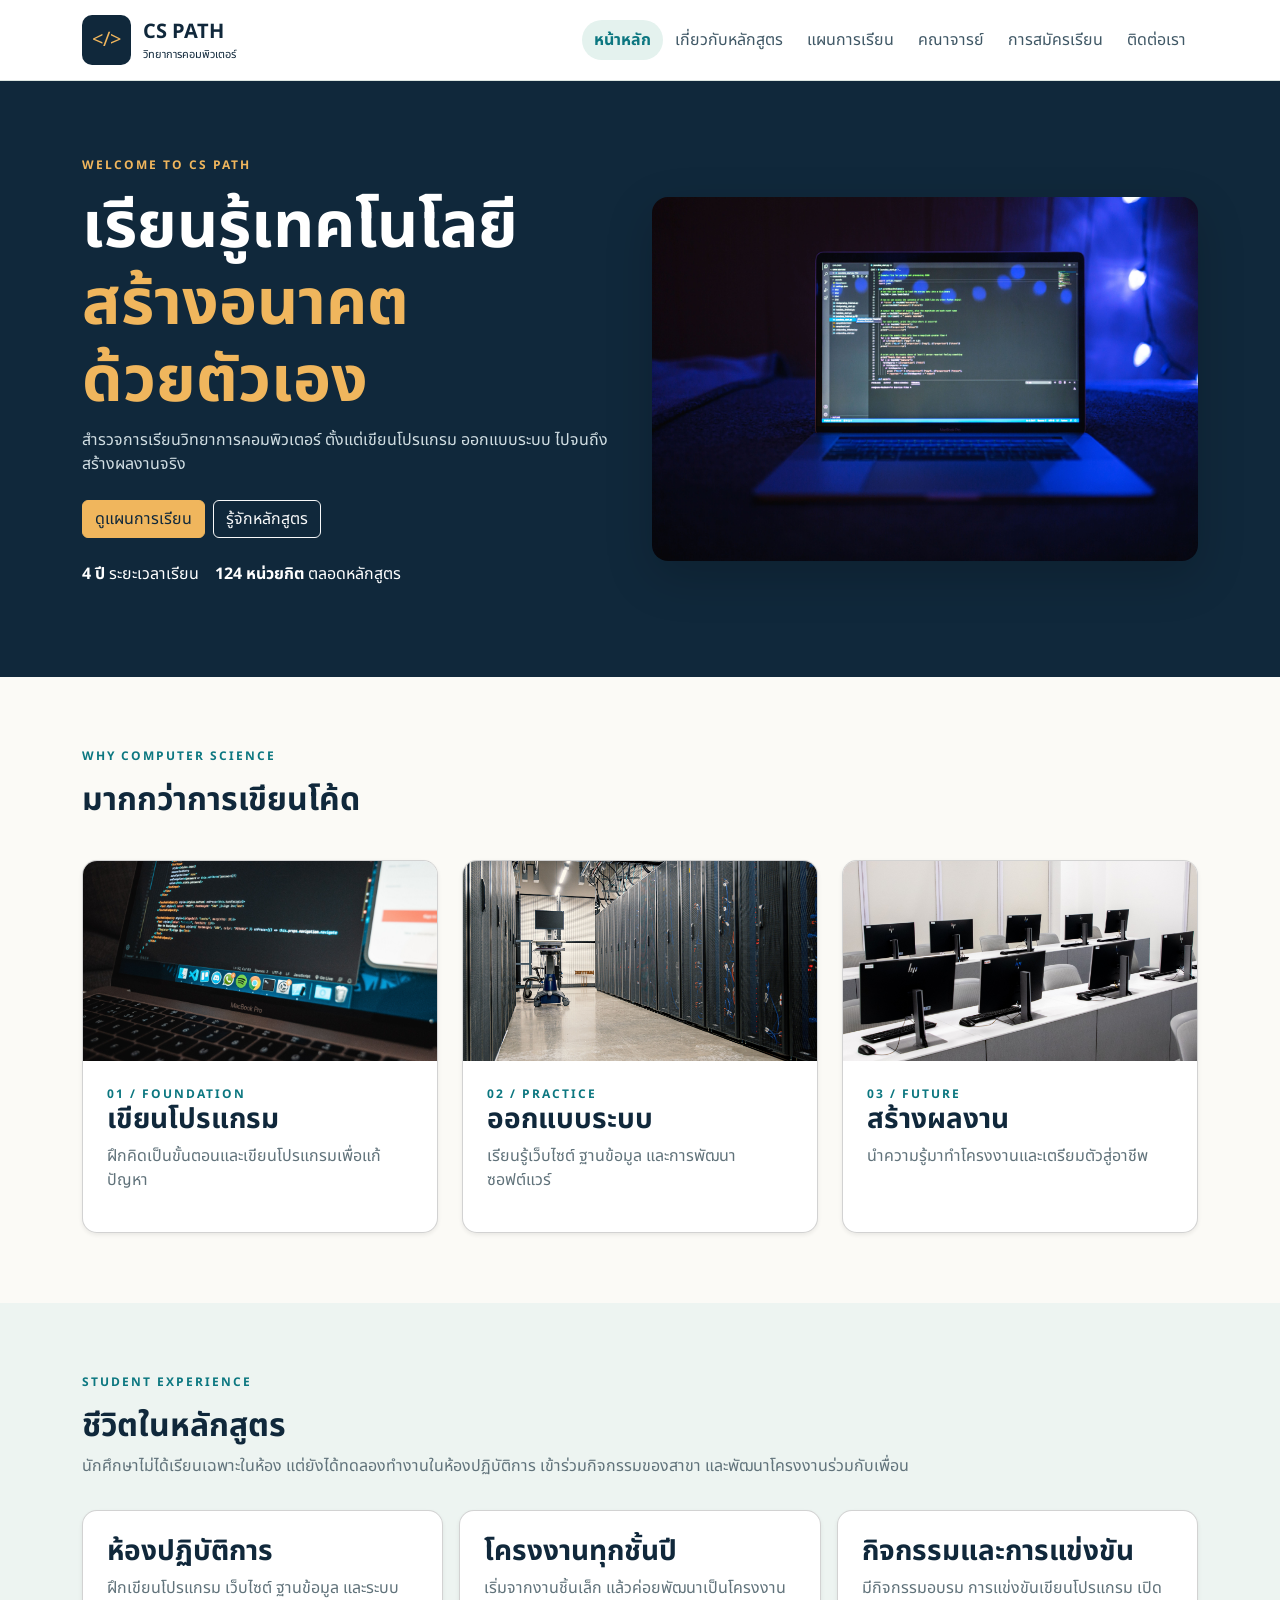
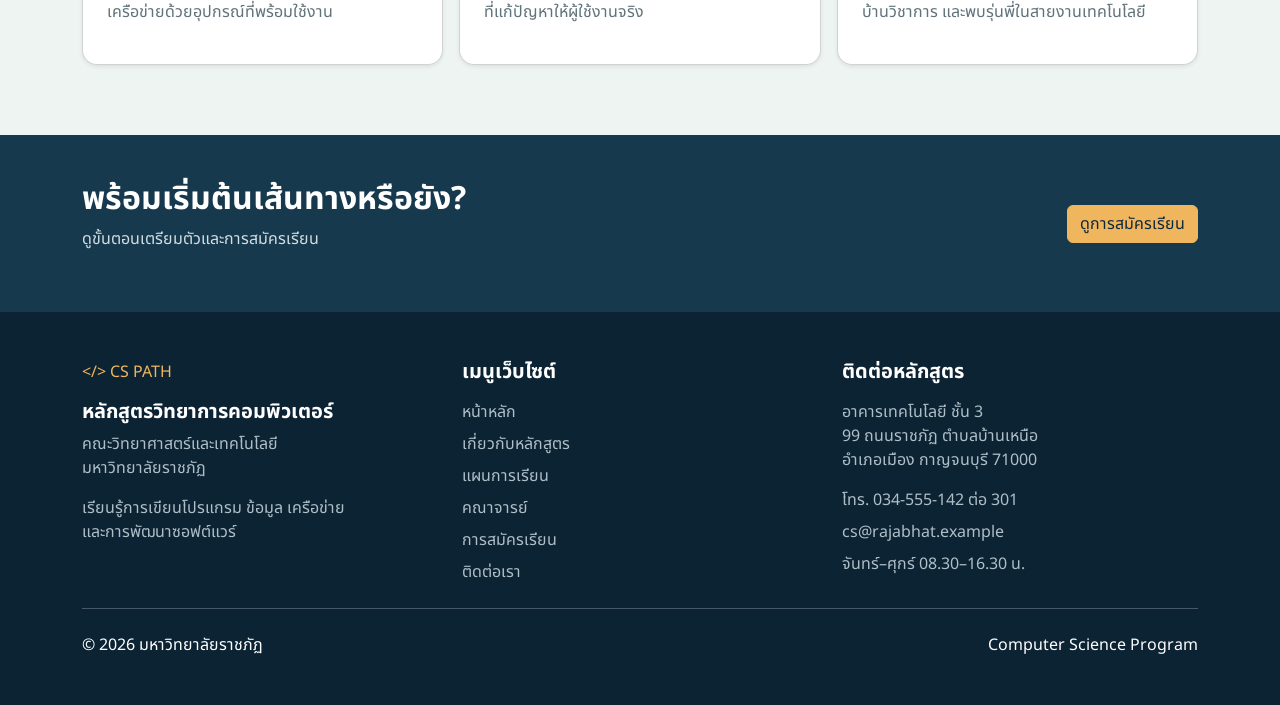
<file: index.html>
<!doctype html>
<html lang="th">
<head>
  <meta charset="utf-8">
  <meta name="viewport" content="width=device-width, initial-scale=1">
  <title>หน้าหลัก | CS PATH</title>
  <link rel="icon" href="image/favicon.png">
  <link href="https://cdn.jsdelivr.net/npm/bootstrap@5.3.8/dist/css/bootstrap.min.css"
        rel="stylesheet">
  <link rel="stylesheet" href="assets/style.css">
</head>
<body>
<header class="header sticky-top">
  <nav class="navbar navbar-expand-lg bg-white">
    <div class="container">
      <a class="navbar-brand" href="index.html">
      <span class="logo">&lt;/&gt;</span>
      <span><strong class="d-block">CS PATH</strong><small class="d-block">วิทยาการคอมพิวเตอร์</small></span>
      </a>
      <button class="navbar-toggler" type="button" data-bs-toggle="collapse" data-bs-target="#menu" aria-controls="menu" aria-expanded="false" aria-label="เปิดเมนู">
        <span class="navbar-toggler-icon"></span>
      </button>
      <div class="collapse navbar-collapse" id="menu">
        <div class="navbar-nav ms-auto align-items-center">
            <a class="nav-link active" href="index.html" aria-current="page">หน้าหลัก</a>
            <a class="nav-link" href="about.html">เกี่ยวกับหลักสูตร</a>
            <a class="nav-link" href="curriculum.html">แผนการเรียน</a>
            <a class="nav-link" href="lecturers.html">คณาจารย์</a>
            <a class="nav-link" href="admission.html">การสมัครเรียน</a>
            <a class="nav-link" href="contact.html">ติดต่อเรา</a>
        </div>
      </div>
    </div>
  </nav>
</header>

<main>
<section class="hero dark">
    <div class="container">
        <div class="row align-items-center g-4">
            <div class="col-lg-6">
                <p class="small-title">WELCOME TO CS PATH</p>
                <h1 class="text-white">เรียนรู้เทคโนโลยี<span>สร้างอนาคต</span><span>ด้วยตัวเอง</span></h1>
                <p>สำรวจการเรียนวิทยาการคอมพิวเตอร์ ตั้งแต่เขียนโปรแกรม ออกแบบระบบ ไปจนถึงสร้างผลงานจริง</p>
                <div class="d-flex gap-2 mt-4">
                    <a class="btn btn-main" href="curriculum.html">ดูแผนการเรียน</a>
                    <a class="btn btn-outline-light" href="about.html">รู้จักหลักสูตร</a>
                </div>
                <p class="d-flex flex-wrap gap-3 mt-4 text-white"><span><b>4 ปี</b> ระยะเวลาเรียน</span><span><b>124 หน่วยกิต</b> ตลอดหลักสูตร</span></p>
            </div>
            <div class="col-lg-6">
                <img class="w-100 h-auto rounded-4 shadow-lg" src="image/code.jpg" width="5760" height="3840" alt="โน้ตบุ๊กแสดงโค้ดโปรแกรมในบรรยากาศแสงสีน้ำเงิน">
            </div>
        </div>
    </div>
</section>

<section class="section">
  <div class="container">
    <p class="small-title">WHY COMPUTER SCIENCE</p>
    <h2>มากกว่าการเขียนโค้ด</h2>
    <div class="row g-4 mt-3">
      <div class="col-md-4">
        <article class="card shadow-sm overflow-hidden h-100">
          <img class="card-img-top" src="image/laptop.jpg" alt="หน้าจอโน้ตบุ๊กแสดงโค้ดสำหรับพัฒนาโปรแกรม" loading="lazy">
          <div class="card-body p-4">
          <span class="small-title d-block">01 / FOUNDATION</span>
          <h3>เขียนโปรแกรม</h3>
          <p>ฝึกคิดเป็นขั้นตอนและเขียนโปรแกรมเพื่อแก้ปัญหา</p>
          </div>
        </article>
      </div>
      <div class="col-md-4">
        <article class="card shadow-sm overflow-hidden h-100">
          <img class="card-img-top" src="image/server.jpg" alt="ตู้เซิร์ฟเวอร์และอุปกรณ์ภายในศูนย์ข้อมูล" loading="lazy">
          <div class="card-body p-4">
          <span class="small-title d-block">02 / PRACTICE</span>
          <h3>ออกแบบระบบ</h3>
          <p>เรียนรู้เว็บไซต์ ฐานข้อมูล และการพัฒนาซอฟต์แวร์</p>
          </div>
        </article>
      </div>
      <div class="col-md-4">
        <article class="card shadow-sm overflow-hidden h-100">
          <img class="card-img-top" src="image/lab.jpg" alt="ห้องปฏิบัติการที่มีคอมพิวเตอร์เรียงเป็นแถว" loading="lazy">
          <div class="card-body p-4">
          <span class="small-title d-block">03 / FUTURE</span>
          <h3>สร้างผลงาน</h3>
          <p>นำความรู้มาทำโครงงานและเตรียมตัวสู่อาชีพ</p>
          </div>
        </article>
      </div>
    </div>
  </div>
</section>

<section class="section light-bg">
  <div class="container">
    <p class="small-title">STUDENT EXPERIENCE</p>
    <h2>ชีวิตในหลักสูตร</h2>
    <p>นักศึกษาไม่ได้เรียนเฉพาะในห้อง แต่ยังได้ทดลองทำงานในห้องปฏิบัติการ
      เข้าร่วมกิจกรรมของสาขา และพัฒนาโครงงานร่วมกับเพื่อน</p>

    <div class="row g-3 mt-2">
      <article class="col-md-4">
        <div class="card p-4 shadow-sm">
          <h3>ห้องปฏิบัติการ</h3>
          <p>ฝึกเขียนโปรแกรม เว็บไซต์ ฐานข้อมูล และระบบเครือข่ายด้วยอุปกรณ์ที่พร้อมใช้งาน</p>
        </div>
      </article>
      <article class="col-md-4">
        <div class="card p-4 shadow-sm">
          <h3>โครงงานทุกชั้นปี</h3>
          <p>เริ่มจากงานชิ้นเล็ก แล้วค่อยพัฒนาเป็นโครงงานที่แก้ปัญหาให้ผู้ใช้งานจริง</p>
        </div>
      </article>
      <article class="col-md-4">
        <div class="card p-4 shadow-sm">
          <h3>กิจกรรมและการแข่งขัน</h3>
          <p>มีกิจกรรมอบรม การแข่งขันเขียนโปรแกรม เปิดบ้านวิชาการ และพบรุ่นพี่ในสายงานเทคโนโลยี</p>
        </div>
      </article>
    </div>
  </div>
</section>

<section class="apply-banner dark">
  <div class="container d-md-flex justify-content-between align-items-center">
    <div><h2 class="text-white">พร้อมเริ่มต้นเส้นทางหรือยัง?</h2><p>ดูขั้นตอนเตรียมตัวและการสมัครเรียน</p></div>
    <a class="btn btn-main" href="admission.html">ดูการสมัครเรียน</a>
  </div>
</section>
</main>

<!-- Footer:  https://getbootstrap.com/docs/5.3/examples/footers/ -->
<footer class="footer dark py-5">
  <div class="container">
    <div class="row row-cols-1 row-cols-sm-2 row-cols-lg-3 g-4">
      <section class="col mb-3">
        <a class="footer-logo d-inline-flex align-items-center mb-3" href="index.html">&lt;/&gt; CS PATH</a>
        <h3 class="text-white fs-5">หลักสูตรวิทยาการคอมพิวเตอร์</h3>
        <p>คณะวิทยาศาสตร์และเทคโนโลยี<br>มหาวิทยาลัยราชภัฏ</p>
        <p class="mb-0">เรียนรู้การเขียนโปรแกรม ข้อมูล เครือข่าย<br>และการพัฒนาซอฟต์แวร์</p>
      </section>

      <nav class="col mb-3" aria-label="เมนูส่วนท้าย">
        <h3 class="text-white fs-5 mb-3">เมนูเว็บไซต์</h3>
        <ul class="nav flex-column">
          <li class="nav-item mb-2"><a class="nav-link p-0" href="index.html">หน้าหลัก</a></li>
          <li class="nav-item mb-2"><a class="nav-link p-0" href="about.html">เกี่ยวกับหลักสูตร</a></li>
          <li class="nav-item mb-2"><a class="nav-link p-0" href="curriculum.html">แผนการเรียน</a></li>
          <li class="nav-item mb-2"><a class="nav-link p-0" href="lecturers.html">คณาจารย์</a></li>
          <li class="nav-item mb-2"><a class="nav-link p-0" href="admission.html">การสมัครเรียน</a></li>
          <li class="nav-item mb-2"><a class="nav-link p-0" href="contact.html">ติดต่อเรา</a></li>
        </ul>
      </nav>

      <section class="col mb-3">
        <h3 class="text-white fs-5 mb-3">ติดต่อหลักสูตร</h3>
        <p>อาคารเทคโนโลยี ชั้น 3<br>99 ถนนราชภัฏ ตำบลบ้านเหนือ<br>อำเภอเมือง กาญจนบุรี 71000</p>
        <a class="d-block mb-2" href="tel:034555142">โทร. 034-555-142 ต่อ 301</a>
        <a class="d-block mb-2" href="mailto:cs@rajabhat.example">cs@rajabhat.example</a>
        <p class="mt-2 mb-0">จันทร์–ศุกร์ 08.30–16.30 น.</p>
      </section>
    </div>

    <div class="d-flex flex-column flex-sm-row justify-content-between gap-2 pt-4 border-top border-light border-opacity-25">
      <span>© 2026 มหาวิทยาลัยราชภัฏ</span>
      <span>Computer Science Program</span>
    </div>
  </div>
</footer>

<script src="https://cdn.jsdelivr.net/npm/bootstrap@5.3.8/dist/js/bootstrap.bundle.min.js"></script>
<script src="assets/app.js"></script>
</body>
</html>
</file>
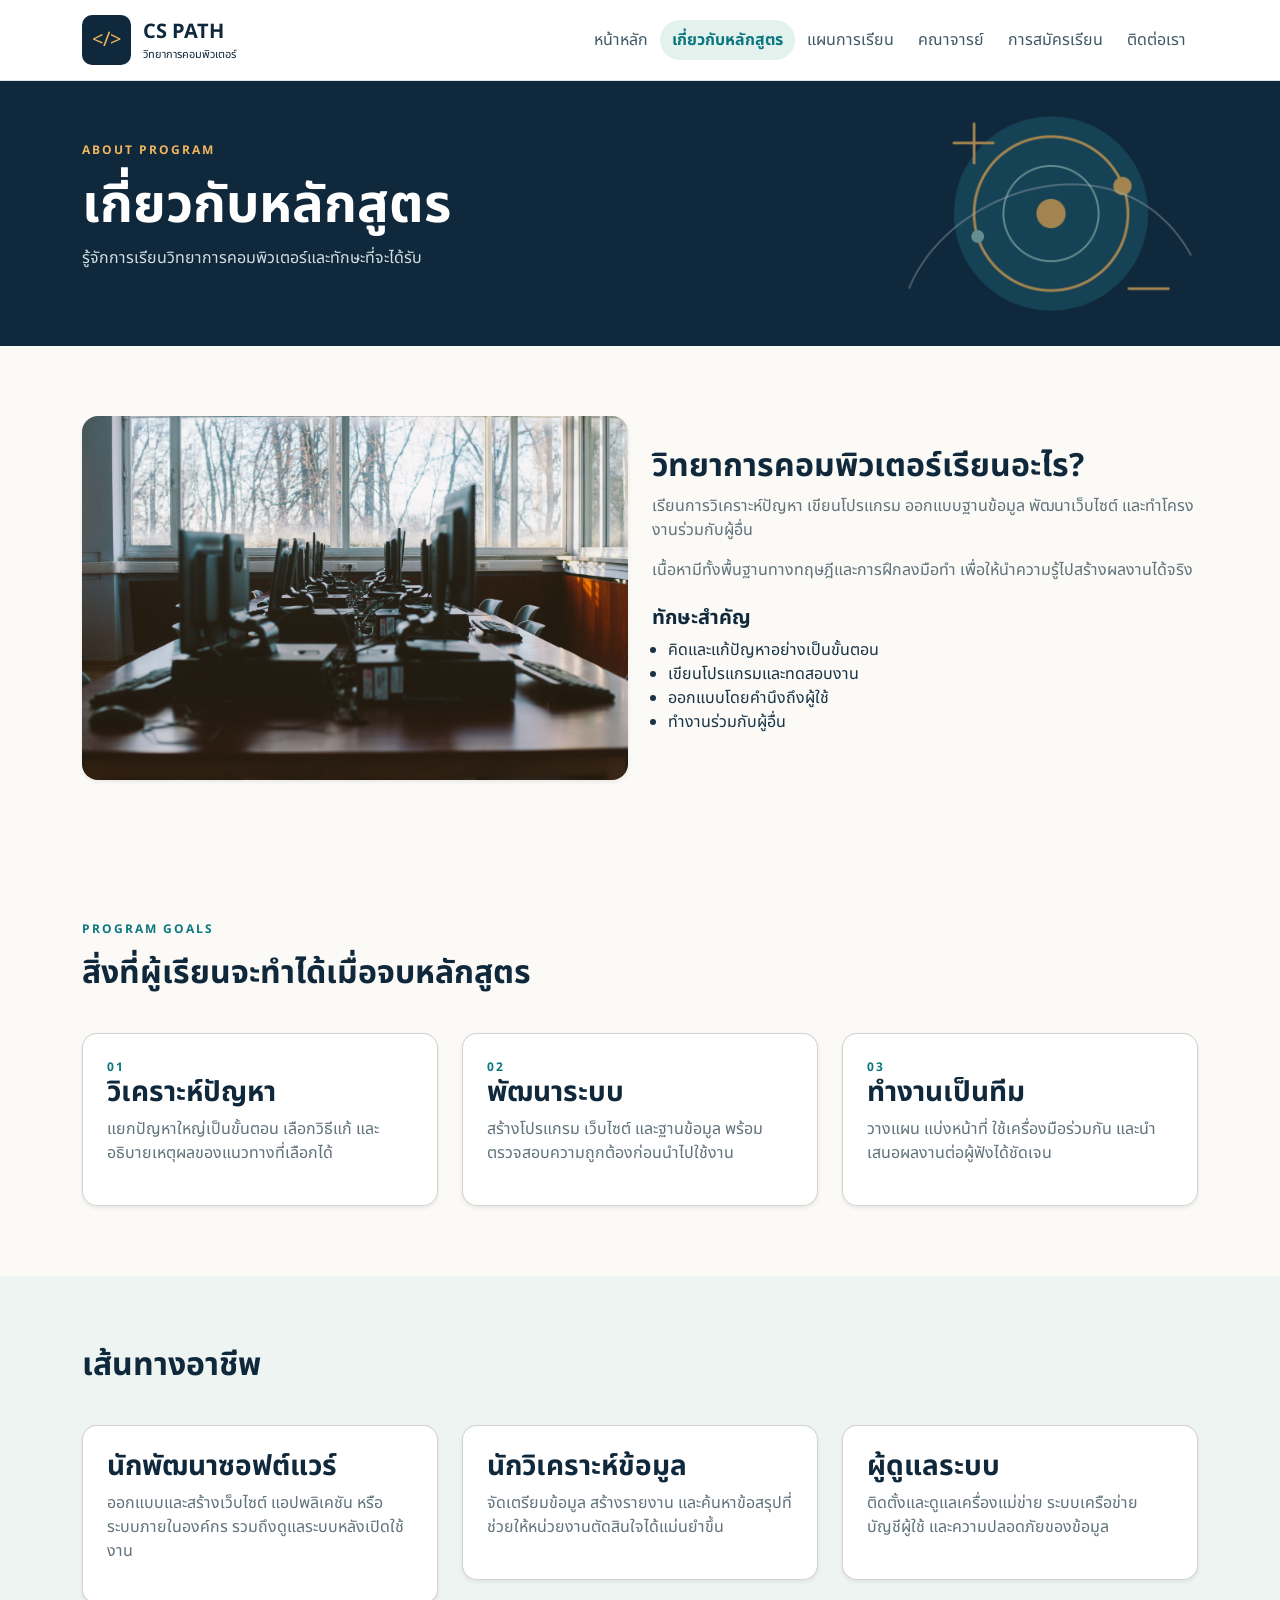
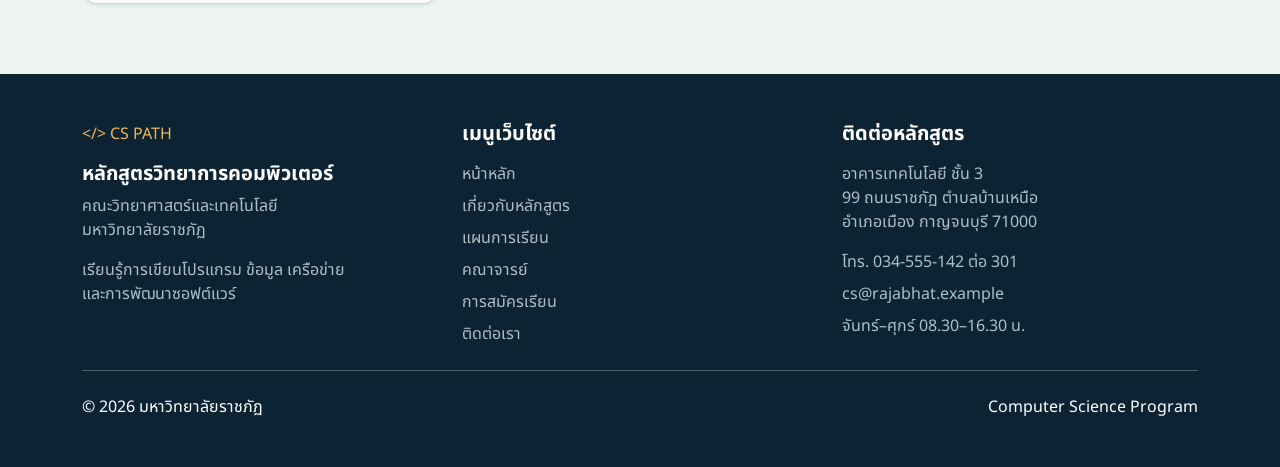
<file: about.html>
<!doctype html>
<html lang="th">
<head>
    <meta charset="utf-8">
    <meta name="viewport" content="width=device-width, initial-scale=1">
    <title>เกี่ยวกับหลักสูตร | CS PATH</title>
    <link rel="icon" href="image/favicon.png">
    <link href="https://cdn.jsdelivr.net/npm/bootstrap@5.3.8/dist/css/bootstrap.min.css"
        rel="stylesheet">
    <link rel="stylesheet" href="assets/style.css">
</head>
<body>
<header class="header sticky-top">
    <nav class="navbar navbar-expand-lg bg-white">
      <div class="container">
        <a class="navbar-brand" href="index.html">
        <span class="logo">&lt;/&gt;</span>
        <span><strong class="d-block">CS PATH</strong><small class="d-block">วิทยาการคอมพิวเตอร์</small></span>
        </a>
        <button class="navbar-toggler" type="button" data-bs-toggle="collapse" data-bs-target="#menu" aria-controls="menu" aria-expanded="false" aria-label="เปิดเมนู">
          <span class="navbar-toggler-icon"></span>
        </button>
        <div class="collapse navbar-collapse" id="menu">
          <div class="navbar-nav ms-auto align-items-center">
              <a class="nav-link" href="index.html">หน้าหลัก</a>
              <a class="nav-link active" href="about.html" aria-current="page">เกี่ยวกับหลักสูตร</a>
              <a class="nav-link" href="curriculum.html">แผนการเรียน</a>
              <a class="nav-link" href="lecturers.html">คณาจารย์</a>
              <a class="nav-link" href="admission.html">การสมัครเรียน</a>
              <a class="nav-link" href="contact.html">ติดต่อเรา</a>
          </div>
        </div>
      </div>
    </nav>
</header>

<main>
<section class="page-header dark">
  <div class="container position-relative z-1">
    <p class="small-title">ABOUT PROGRAM</p>
    <h1 class="text-white">เกี่ยวกับหลักสูตร</h1>
    <p>รู้จักการเรียนวิทยาการคอมพิวเตอร์และทักษะที่จะได้รับ</p>
  </div>
  <img class="header-image" src="image/section-orbit.png" alt="">
</section>

<section class="section">
    <div class="container">
        <div class="row align-items-center g-4">
            <div class="col-lg-6">
                <img class="w-100 h-auto rounded-4 shadow-sm" src="image/classroom.jpg" width="5493" height="3662" alt="ห้องคอมพิวเตอร์ที่มีแสงธรรมชาติจากหน้าต่าง" loading="lazy">
            </div>
            <article class="col-lg-6">
                <h2>วิทยาการคอมพิวเตอร์เรียนอะไร?</h2>
                <p>เรียนการวิเคราะห์ปัญหา เขียนโปรแกรม ออกแบบฐานข้อมูล พัฒนาเว็บไซต์ และทำโครงงานร่วมกับผู้อื่น</p>
                <p>เนื้อหามีทั้งพื้นฐานทางทฤษฎีและการฝึกลงมือทำ เพื่อให้นำความรู้ไปสร้างผลงานได้จริง</p>
                    <h3 class="fs-5 mt-4">ทักษะสำคัญ</h3>
                    <ul class="ps-3">
                        <li>คิดและแก้ปัญหาอย่างเป็นขั้นตอน</li>
                        <li>เขียนโปรแกรมและทดสอบงาน</li>
                        <li>ออกแบบโดยคำนึงถึงผู้ใช้</li>
                        <li>ทำงานร่วมกับผู้อื่น</li>
                    </ul>
            </article>
        </div>
    </div>
</section>

<section class="section">
 <div class="container">
  <p class="small-title">PROGRAM GOALS</p>
  <h2>สิ่งที่ผู้เรียนจะทำได้เมื่อจบหลักสูตร</h2>
  <div class="row g-4 mt-3">
   <article class="col-md-4">
    <div class="card p-4 shadow-sm">
     <span class="small-title d-block">01</span>
     <h3>วิเคราะห์ปัญหา</h3>
     <p>แยกปัญหาใหญ่เป็นขั้นตอน เลือกวิธีแก้ และอธิบายเหตุผลของแนวทางที่เลือกได้</p>
    </div>
   </article>
   <article class="col-md-4">
    <div class="card p-4 shadow-sm">
     <span class="small-title d-block">02</span>
     <h3>พัฒนาระบบ</h3>
     <p>สร้างโปรแกรม เว็บไซต์ และฐานข้อมูล พร้อมตรวจสอบความถูกต้องก่อนนำไปใช้งาน</p>
    </div>
   </article>
   <article class="col-md-4">
    <div class="card p-4 shadow-sm">
     <span class="small-title d-block">03</span>
     <h3>ทำงานเป็นทีม</h3>
     <p>วางแผน แบ่งหน้าที่ ใช้เครื่องมือร่วมกัน และนำเสนอผลงานต่อผู้ฟังได้ชัดเจน</p>
    </div>
   </article>
  </div>
 </div>
</section>

<section class="section light-bg" id="career">
    <div class="container">
        <h2>เส้นทางอาชีพ</h2>
        <div class="row g-4 mt-3">
            <article class="col-md-4"><div class="card shadow-sm p-4">
                <h3>นักพัฒนาซอฟต์แวร์</h3>
                <p>ออกแบบและสร้างเว็บไซต์ แอปพลิเคชัน หรือระบบภายในองค์กร รวมถึงดูแลระบบหลังเปิดใช้งาน</p>
            </div></article>
            <article class="col-md-4"><div class="card shadow-sm p-4">
                <h3>นักวิเคราะห์ข้อมูล</h3>
                <p>จัดเตรียมข้อมูล สร้างรายงาน และค้นหาข้อสรุปที่ช่วยให้หน่วยงานตัดสินใจได้แม่นยำขึ้น</p>
            </div></article>
            <article class="col-md-4"><div class="card shadow-sm p-4">
                <h3>ผู้ดูแลระบบ</h3>
                <p>ติดตั้งและดูแลเครื่องแม่ข่าย ระบบเครือข่าย บัญชีผู้ใช้ และความปลอดภัยของข้อมูล</p>
            </div></article>
        </div>
    </div>
</section>
</main>

<!-- Footer: https://getbootstrap.com/docs/5.3/examples/footers/ -->
<footer class="footer dark py-5">
  <div class="container">
    <div class="row row-cols-1 row-cols-sm-2 row-cols-lg-3 g-4">
      <section class="col mb-3">
        <a class="footer-logo d-inline-flex align-items-center mb-3" href="index.html">&lt;/&gt; CS PATH</a>
        <h3 class="text-white fs-5">หลักสูตรวิทยาการคอมพิวเตอร์</h3>
        <p>คณะวิทยาศาสตร์และเทคโนโลยี<br>มหาวิทยาลัยราชภัฏ</p>
        <p class="mb-0">เรียนรู้การเขียนโปรแกรม ข้อมูล เครือข่าย<br>และการพัฒนาซอฟต์แวร์</p>
      </section>

      <nav class="col mb-3" aria-label="เมนูส่วนท้าย">
        <h3 class="text-white fs-5 mb-3">เมนูเว็บไซต์</h3>
        <ul class="nav flex-column">
          <li class="nav-item mb-2"><a class="nav-link p-0" href="index.html">หน้าหลัก</a></li>
          <li class="nav-item mb-2"><a class="nav-link p-0" href="about.html">เกี่ยวกับหลักสูตร</a></li>
          <li class="nav-item mb-2"><a class="nav-link p-0" href="curriculum.html">แผนการเรียน</a></li>
          <li class="nav-item mb-2"><a class="nav-link p-0" href="lecturers.html">คณาจารย์</a></li>
          <li class="nav-item mb-2"><a class="nav-link p-0" href="admission.html">การสมัครเรียน</a></li>
          <li class="nav-item mb-2"><a class="nav-link p-0" href="contact.html">ติดต่อเรา</a></li>
        </ul>
      </nav>

      <section class="col mb-3">
        <h3 class="text-white fs-5 mb-3">ติดต่อหลักสูตร</h3>
        <p>อาคารเทคโนโลยี ชั้น 3<br>99 ถนนราชภัฏ ตำบลบ้านเหนือ<br>อำเภอเมือง กาญจนบุรี 71000</p>
        <a class="d-block mb-2" href="tel:034555142">โทร. 034-555-142 ต่อ 301</a>
        <a class="d-block mb-2" href="mailto:cs@rajabhat.example">cs@rajabhat.example</a>
        <p class="mt-2 mb-0">จันทร์–ศุกร์ 08.30–16.30 น.</p>
      </section>
    </div>

    <div class="d-flex flex-column flex-sm-row justify-content-between gap-2 pt-4 border-top border-light border-opacity-25">
      <span>© 2026 มหาวิทยาลัยราชภัฏ</span>
      <span>Computer Science Program</span>
    </div>
  </div>
</footer>

<script src="https://cdn.jsdelivr.net/npm/bootstrap@5.3.8/dist/js/bootstrap.bundle.min.js"></script>
<script src="assets/app.js"></script>
</body>
</html>
</file>
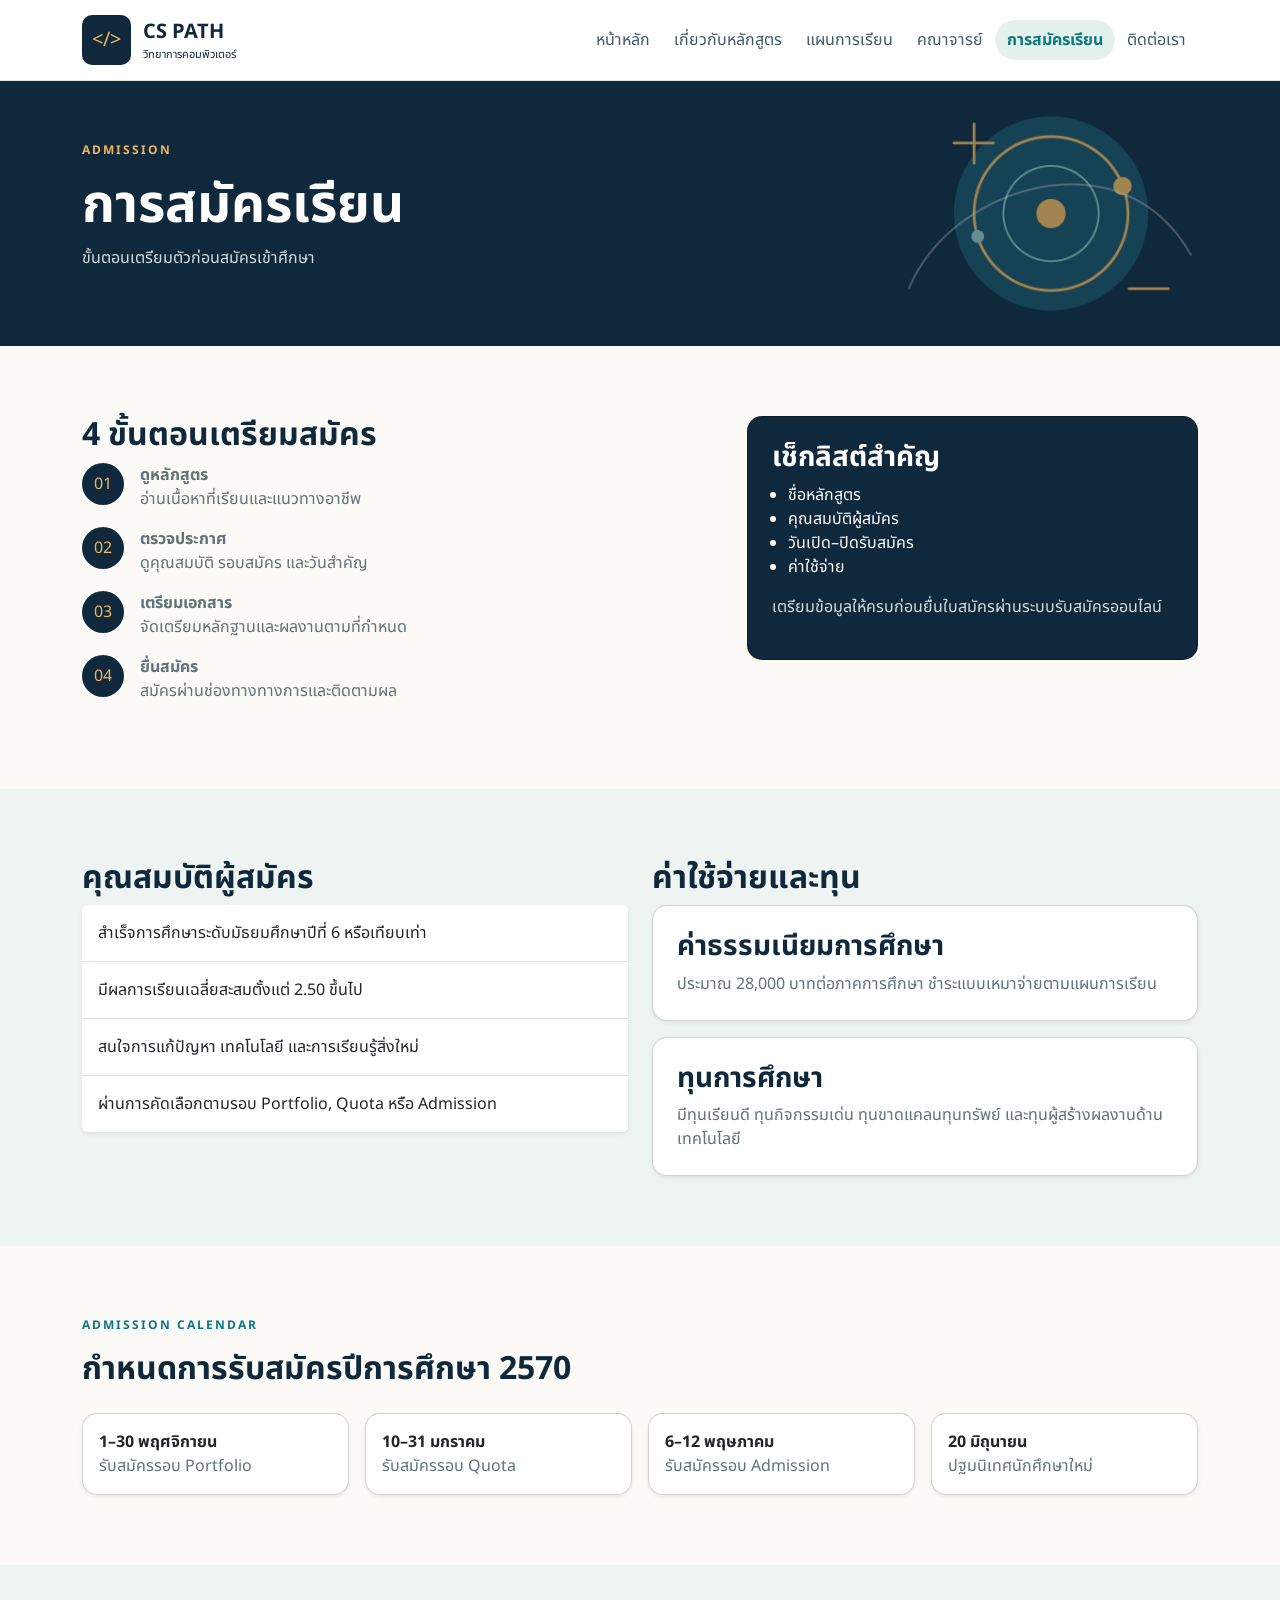
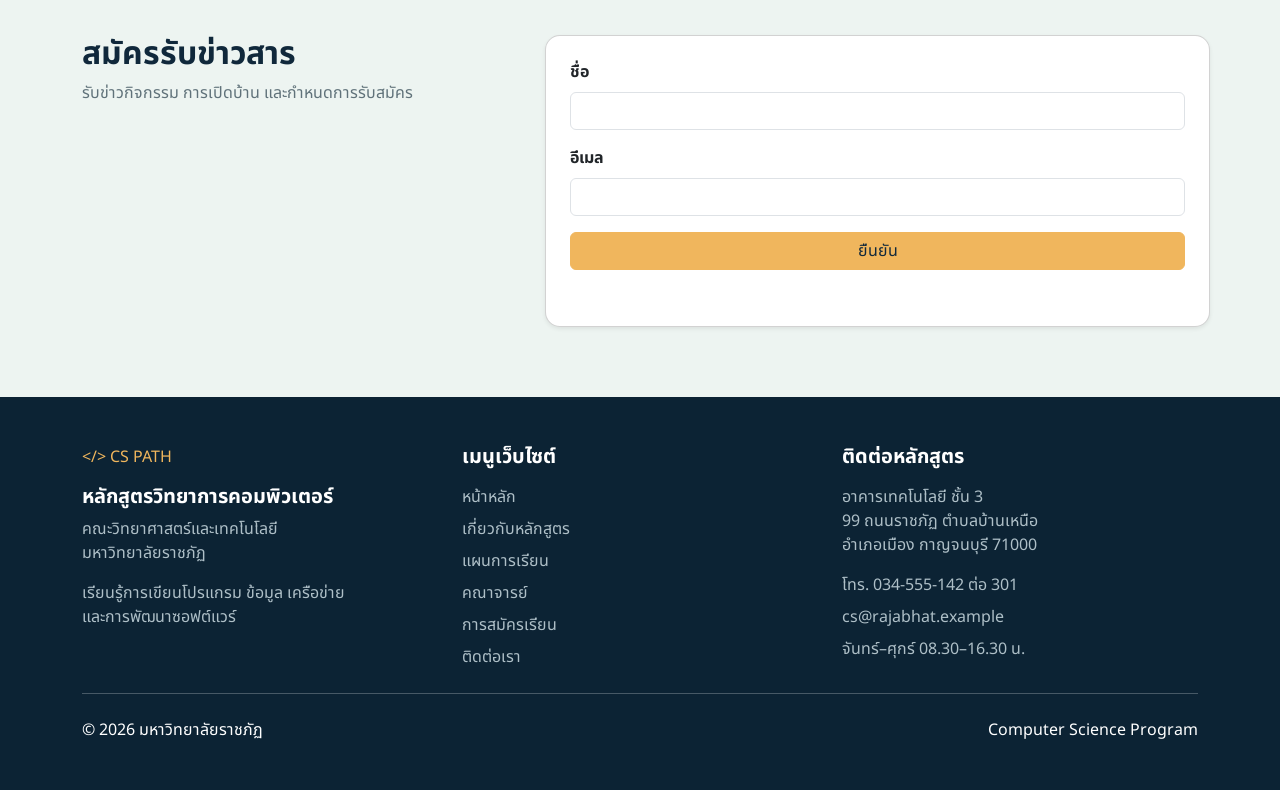
<file: admission.html>
<!doctype html>
<html lang="th">
<head>
  <meta charset="utf-8">
  <meta name="viewport" content="width=device-width, initial-scale=1">
  <title>การสมัครเรียน | CS PATH</title>
  <link rel="icon" href="image/favicon.png">
  <link href="https://cdn.jsdelivr.net/npm/bootstrap@5.3.8/dist/css/bootstrap.min.css"
        rel="stylesheet">
  <link rel="stylesheet" href="assets/style.css">
</head>
<body>
<header class="header sticky-top">
  <nav class="navbar navbar-expand-lg bg-white">
    <div class="container">
      <a class="navbar-brand" href="index.html">
      <span class="logo">&lt;/&gt;</span>
      <span><strong class="d-block">CS PATH</strong><small class="d-block">วิทยาการคอมพิวเตอร์</small></span>
      </a>
      <button class="navbar-toggler" type="button" data-bs-toggle="collapse" data-bs-target="#menu" aria-controls="menu" aria-expanded="false" aria-label="เปิดเมนู">
        <span class="navbar-toggler-icon"></span>
      </button>
      <div class="collapse navbar-collapse" id="menu">
        <div class="navbar-nav ms-auto align-items-center">
            <a class="nav-link" href="index.html">หน้าหลัก</a>
            <a class="nav-link" href="about.html">เกี่ยวกับหลักสูตร</a>
            <a class="nav-link" href="curriculum.html">แผนการเรียน</a>
            <a class="nav-link" href="lecturers.html">คณาจารย์</a>
            <a class="nav-link active" href="admission.html" aria-current="page">การสมัครเรียน</a>
            <a class="nav-link" href="contact.html">ติดต่อเรา</a>
        </div>
      </div>
    </div>
  </nav>
</header>

<main>
<section class="page-header dark">
    <div class="container position-relative z-1">
        <p class="small-title">ADMISSION</p>
        <h1 class="text-white">การสมัครเรียน</h1>
        <p>ขั้นตอนเตรียมตัวก่อนสมัครเข้าศึกษา</p>
    </div>
    <img class="header-image" src="image/section-orbit.png" alt="">
</section>

<section class="section">
  <div class="container">
    <div class="row g-4">
      <article class="col-lg-7">
        <h2>4 ขั้นตอนเตรียมสมัคร</h2>
        <section class="step d-flex gap-3 mb-3"><span>01</span><p class="mb-0"><strong>ดูหลักสูตร</strong><br>อ่านเนื้อหาที่เรียนและแนวทางอาชีพ</p></section>
        <section class="step d-flex gap-3 mb-3"><span>02</span><p class="mb-0"><strong>ตรวจประกาศ</strong><br>ดูคุณสมบัติ รอบสมัคร และวันสำคัญ</p></section>
        <section class="step d-flex gap-3 mb-3"><span>03</span><p class="mb-0"><strong>เตรียมเอกสาร</strong><br>จัดเตรียมหลักฐานและผลงานตามที่กำหนด</p></section>
        <section class="step d-flex gap-3 mb-3"><span>04</span><p class="mb-0"><strong>ยื่นสมัคร</strong><br>สมัครผ่านช่องทางทางการและติดตามผล</p></section>
      </article>
      <aside class="col-lg-5">
        <div class="card dark p-4">
          <h3 class="text-white">เช็กลิสต์สำคัญ</h3>
          <ul class="ps-3"><li>ชื่อหลักสูตร</li><li>คุณสมบัติผู้สมัคร</li><li>วันเปิด–ปิดรับสมัคร</li><li>ค่าใช้จ่าย</li></ul>
          <p>เตรียมข้อมูลให้ครบก่อนยื่นใบสมัครผ่านระบบรับสมัครออนไลน์</p>
        </div>
      </aside>
    </div>
  </div>
</section>

<section class="section light-bg">
  <div class="container">
    <div class="row g-4">
      <article class="col-lg-6">
        <h2>คุณสมบัติผู้สมัคร</h2>
        <ul class="list-group list-group-flush rounded shadow-sm">
          <li class="list-group-item p-3">สำเร็จการศึกษาระดับมัธยมศึกษาปีที่ 6 หรือเทียบเท่า</li>
          <li class="list-group-item p-3">มีผลการเรียนเฉลี่ยสะสมตั้งแต่ 2.50 ขึ้นไป</li>
          <li class="list-group-item p-3">สนใจการแก้ปัญหา เทคโนโลยี และการเรียนรู้สิ่งใหม่</li>
          <li class="list-group-item p-3">ผ่านการคัดเลือกตามรอบ Portfolio, Quota หรือ Admission</li>
        </ul>
      </article>

      <article class="col-lg-6">
        <h2>ค่าใช้จ่ายและทุน</h2>
        <div class="card p-4 shadow-sm mb-3">
          <h3>ค่าธรรมเนียมการศึกษา</h3>
          <p class="mb-0">ประมาณ 28,000 บาทต่อภาคการศึกษา ชำระแบบเหมาจ่ายตามแผนการเรียน</p>
        </div>
        <div class="card p-4 shadow-sm">
          <h3>ทุนการศึกษา</h3>
          <p class="mb-0">มีทุนเรียนดี ทุนกิจกรรมเด่น ทุนขาดแคลนทุนทรัพย์ และทุนผู้สร้างผลงานด้านเทคโนโลยี</p>
        </div>
      </article>
    </div>
  </div>
</section>

<section class="section">
 <div class="container">
  <p class="small-title">ADMISSION CALENDAR</p>
  <h2>กำหนดการรับสมัครปีการศึกษา 2570</h2>
  <div class="row g-3 mt-2">
   <article class="col-md-3"><div class="card p-3 shadow-sm"><strong>1–30 พฤศจิกายน</strong><p class="mb-0">รับสมัครรอบ Portfolio</p></div></article>
   <article class="col-md-3"><div class="card p-3 shadow-sm"><strong>10–31 มกราคม</strong><p class="mb-0">รับสมัครรอบ Quota</p></div></article>
   <article class="col-md-3"><div class="card p-3 shadow-sm"><strong>6–12 พฤษภาคม</strong><p class="mb-0">รับสมัครรอบ Admission</p></div></article>
   <article class="col-md-3"><div class="card p-3 shadow-sm"><strong>20 มิถุนายน</strong><p class="mb-0">ปฐมนิเทศนักศึกษาใหม่</p></div></article>
  </div>
 </div>
</section>

<section class="section light-bg">
    <div class="container">
        <div class="row g-4">
            <article class="col-lg-5"><h2>สมัครรับข่าวสาร</h2><p>รับข่าวกิจกรรม การเปิดบ้าน และกำหนดการรับสมัคร</p></article>
            <form class="col-lg-7 card shadow-sm p-4" id="newsletterForm" novalidate>
                <label class="form-label fw-bold" for="newsName">ชื่อ</label>
                <input class="form-control mb-3" id="newsName" name="name" required>
                <label class="form-label fw-bold" for="newsEmail">อีเมล</label>
                <input class="form-control mb-3" id="newsEmail" name="email" type="email" required>
                <button class="btn btn-main" type="submit">ยืนยัน</button>
                <p class="form-status mt-3" id="newsletterStatus" role="status"></p>
            </form>
        </div>
    </div>
</section>
</main>

<!-- Footer: https://getbootstrap.com/docs/5.3/examples/footers/ -->
<footer class="footer dark py-5">
  <div class="container">
    <div class="row row-cols-1 row-cols-sm-2 row-cols-lg-3 g-4">
      <section class="col mb-3">
        <a class="footer-logo d-inline-flex align-items-center mb-3" href="index.html">&lt;/&gt; CS PATH</a>
        <h3 class="text-white fs-5">หลักสูตรวิทยาการคอมพิวเตอร์</h3>
        <p>คณะวิทยาศาสตร์และเทคโนโลยี<br>มหาวิทยาลัยราชภัฏ</p>
        <p class="mb-0">เรียนรู้การเขียนโปรแกรม ข้อมูล เครือข่าย<br>และการพัฒนาซอฟต์แวร์</p>
      </section>

      <nav class="col mb-3" aria-label="เมนูส่วนท้าย">
        <h3 class="text-white fs-5 mb-3">เมนูเว็บไซต์</h3>
        <ul class="nav flex-column">
          <li class="nav-item mb-2"><a class="nav-link p-0" href="index.html">หน้าหลัก</a></li>
          <li class="nav-item mb-2"><a class="nav-link p-0" href="about.html">เกี่ยวกับหลักสูตร</a></li>
          <li class="nav-item mb-2"><a class="nav-link p-0" href="curriculum.html">แผนการเรียน</a></li>
          <li class="nav-item mb-2"><a class="nav-link p-0" href="lecturers.html">คณาจารย์</a></li>
          <li class="nav-item mb-2"><a class="nav-link p-0" href="admission.html">การสมัครเรียน</a></li>
          <li class="nav-item mb-2"><a class="nav-link p-0" href="contact.html">ติดต่อเรา</a></li>
        </ul>
      </nav>

      <section class="col mb-3">
        <h3 class="text-white fs-5 mb-3">ติดต่อหลักสูตร</h3>
        <p>อาคารเทคโนโลยี ชั้น 3<br>99 ถนนราชภัฏ ตำบลบ้านเหนือ<br>อำเภอเมือง กาญจนบุรี 71000</p>
        <a class="d-block mb-2" href="tel:034555142">โทร. 034-555-142 ต่อ 301</a>
        <a class="d-block mb-2" href="mailto:cs@rajabhat.example">cs@rajabhat.example</a>
        <p class="mt-2 mb-0">จันทร์–ศุกร์ 08.30–16.30 น.</p>
      </section>
    </div>

    <div class="d-flex flex-column flex-sm-row justify-content-between gap-2 pt-4 border-top border-light border-opacity-25">
      <span>© 2026 มหาวิทยาลัยราชภัฏ</span>
      <span>Computer Science Program</span>
    </div>
  </div>
</footer>

<script src="https://cdn.jsdelivr.net/npm/bootstrap@5.3.8/dist/js/bootstrap.bundle.min.js"></script>
<script src="assets/app.js"></script>
</body>
</html>
</file>
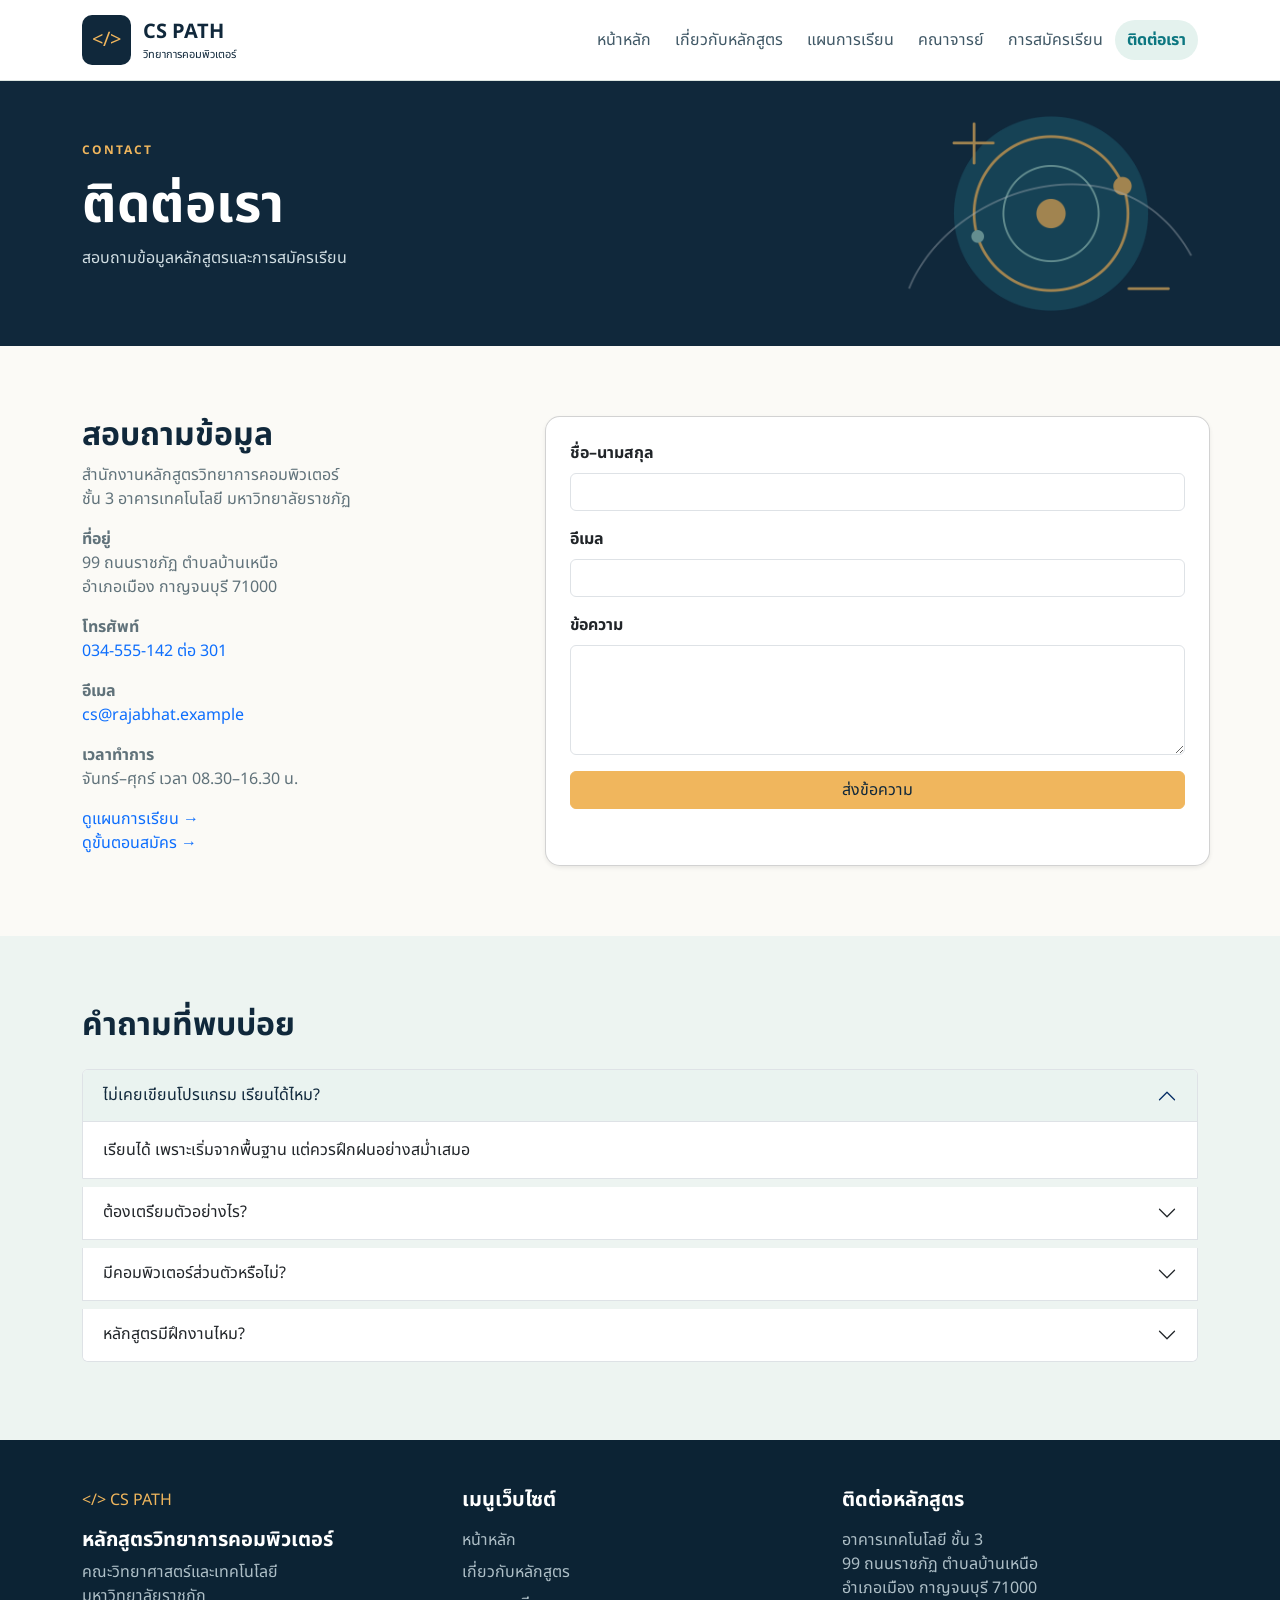
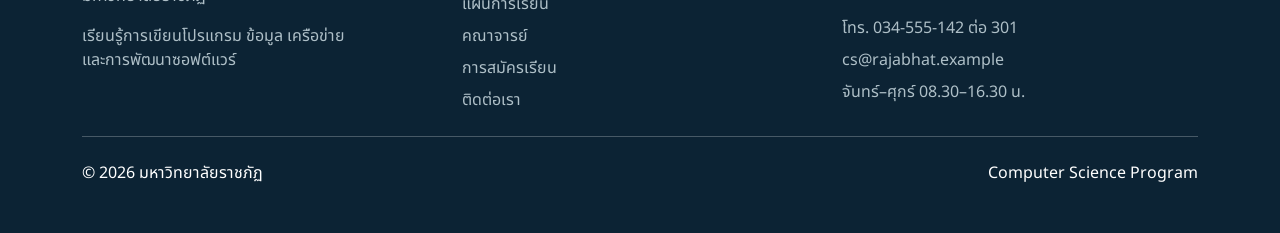
<file: contact.html>
<!doctype html>
<html lang="th">
<head>
    <meta charset="utf-8">
    <meta name="viewport" content="width=device-width, initial-scale=1">
    <title>ติดต่อเรา | CS PATH</title>
    <link rel="icon" href="image/favicon.png">
    <link href="https://cdn.jsdelivr.net/npm/bootstrap@5.3.8/dist/css/bootstrap.min.css"
        rel="stylesheet">
    <link rel="stylesheet" href="assets/style.css">
</head>
<body>
<header class="header sticky-top">
    <nav class="navbar navbar-expand-lg bg-white">
      <div class="container">
        <a class="navbar-brand" href="index.html">
        <span class="logo">&lt;/&gt;</span>
        <span><strong class="d-block">CS PATH</strong><small class="d-block">วิทยาการคอมพิวเตอร์</small></span>
        </a>
        <button class="navbar-toggler" type="button" data-bs-toggle="collapse" data-bs-target="#menu" aria-controls="menu" aria-expanded="false" aria-label="เปิดเมนู">
          <span class="navbar-toggler-icon"></span>
        </button>
        <div class="collapse navbar-collapse" id="menu">
          <div class="navbar-nav ms-auto align-items-center">
              <a class="nav-link" href="index.html">หน้าหลัก</a>
              <a class="nav-link" href="about.html">เกี่ยวกับหลักสูตร</a>
              <a class="nav-link" href="curriculum.html">แผนการเรียน</a>
              <a class="nav-link" href="lecturers.html">คณาจารย์</a>
              <a class="nav-link" href="admission.html">การสมัครเรียน</a>
              <a class="nav-link active" href="contact.html" aria-current="page">ติดต่อเรา</a>
          </div>
        </div>
      </div>
    </nav>
</header>

<main>
<section class="page-header dark">
  <div class="container position-relative z-1">
    <p class="small-title">CONTACT</p>
    <h1 class="text-white">ติดต่อเรา</h1>
    <p>สอบถามข้อมูลหลักสูตรและการสมัครเรียน</p>
  </div>
  <img class="header-image" src="image/section-orbit.png" alt="">
</section>

<section class="section">
    <div class="container">
        <div class="row g-4">
            <article class="col-lg-5">
                <h2>สอบถามข้อมูล</h2>
                <p>สำนักงานหลักสูตรวิทยาการคอมพิวเตอร์<br>
                  ชั้น 3 อาคารเทคโนโลยี มหาวิทยาลัยราชภัฏ</p>

                <p><strong>ที่อยู่</strong><br>99 ถนนราชภัฏ ตำบลบ้านเหนือ<br>อำเภอเมือง กาญจนบุรี 71000</p>
                <p><strong>โทรศัพท์</strong><br><a href="tel:034555142">034-555-142 ต่อ 301</a></p>
                <p><strong>อีเมล</strong><br><a href="mailto:cs@rajabhat.example">cs@rajabhat.example</a></p>
                <p><strong>เวลาทำการ</strong><br>จันทร์–ศุกร์ เวลา 08.30–16.30 น.</p>

                <a href="curriculum.html">ดูแผนการเรียน →</a><br>
                <a href="admission.html">ดูขั้นตอนสมัคร →</a>
            </article>
            <form class="col-lg-7 card shadow-sm p-4" id="contactForm" novalidate>
                <label class="form-label fw-bold" for="contactName">ชื่อ–นามสกุล</label>
                <input class="form-control mb-3" id="contactName" name="name" required>
                <label class="form-label fw-bold" for="contactEmail">อีเมล</label>
                <input class="form-control mb-3" id="contactEmail" name="email" type="email" required>
                <label class="form-label fw-bold" for="contactMessage">ข้อความ</label>
                <textarea class="form-control mb-3" id="contactMessage" name="message" rows="4" minlength="10" required></textarea>
                <div class="invalid-feedback mb-3">กรุณากรอกข้อความอย่างน้อย 10 ตัวอักษร</div>
                <button class="btn btn-main" type="submit">ส่งข้อความ</button>
                <p class="form-status mt-3" id="contactStatus" role="status"></p>
            </form>
        </div>
    </div>
</section>

<section class="section light-bg">
  <div class="container">
    <h2>คำถามที่พบบ่อย</h2>
    <!-- Accordion: https://getbootstrap.com/docs/5.3/components/accordion/#example -->
    <div class="accordion mt-4" id="faq">
      <article class="accordion-item mb-2">
        <h3 class="accordion-header">
          <button class="accordion-button" type="button" data-bs-toggle="collapse" data-bs-target="#faq1" aria-expanded="true" aria-controls="faq1">
            ไม่เคยเขียนโปรแกรม เรียนได้ไหม?
          </button>
        </h3>
        <div class="accordion-collapse collapse show" id="faq1" data-bs-parent="#faq"><div class="accordion-body">เรียนได้ เพราะเริ่มจากพื้นฐาน แต่ควรฝึกฝนอย่างสม่ำเสมอ</div></div>
      </article>
      <article class="accordion-item mb-2">
        <h3 class="accordion-header">
          <button class="accordion-button collapsed" type="button" data-bs-toggle="collapse" data-bs-target="#faq2" aria-expanded="false" aria-controls="faq2">
            ต้องเตรียมตัวอย่างไร?
          </button>
        </h3>
        <div class="accordion-collapse collapse" id="faq2" data-bs-parent="#faq"><div class="accordion-body">ทดลองเขียนโปรแกรมง่าย ๆ และติดตามประกาศรับสมัคร</div></div>
      </article>
      <article class="accordion-item mb-2">
        <h3 class="accordion-header">
          <button class="accordion-button collapsed" type="button" data-bs-toggle="collapse" data-bs-target="#faq3" aria-expanded="false" aria-controls="faq3">
            มีคอมพิวเตอร์ส่วนตัวหรือไม่?
          </button>
        </h3>
        <div class="accordion-collapse collapse" id="faq3" data-bs-parent="#faq"><div class="accordion-body">หลักสูตรมีห้องปฏิบัติการสำหรับเรียนและทำงาน นักศึกษาที่มีโน้ตบุ๊กส่วนตัวจะสะดวกเมื่อต้องทำโครงงานนอกเวลา</div></div>
      </article>
      <article class="accordion-item mb-2">
        <h3 class="accordion-header">
          <button class="accordion-button collapsed" type="button" data-bs-toggle="collapse" data-bs-target="#faq4" aria-expanded="false" aria-controls="faq4">
            หลักสูตรมีฝึกงานไหม?
          </button>
        </h3>
        <div class="accordion-collapse collapse" id="faq4" data-bs-parent="#faq"><div class="accordion-body">นักศึกษาสามารถเลือกฝึกงานภาคฤดูร้อนหรือเข้าร่วมสหกิจศึกษาในชั้นปีที่ 4 ได้</div></div>
      </article>
    </div>
  </div>
</section>
</main>

<!-- Footer: https://getbootstrap.com/docs/5.3/examples/footers/ -->
<footer class="footer dark py-5">
  <div class="container">
    <div class="row row-cols-1 row-cols-sm-2 row-cols-lg-3 g-4">
      <section class="col mb-3">
        <a class="footer-logo d-inline-flex align-items-center mb-3" href="index.html">&lt;/&gt; CS PATH</a>
        <h3 class="text-white fs-5">หลักสูตรวิทยาการคอมพิวเตอร์</h3>
        <p>คณะวิทยาศาสตร์และเทคโนโลยี<br>มหาวิทยาลัยราชภัฏ</p>
        <p class="mb-0">เรียนรู้การเขียนโปรแกรม ข้อมูล เครือข่าย<br>และการพัฒนาซอฟต์แวร์</p>
      </section>

      <nav class="col mb-3" aria-label="เมนูส่วนท้าย">
        <h3 class="text-white fs-5 mb-3">เมนูเว็บไซต์</h3>
        <ul class="nav flex-column">
          <li class="nav-item mb-2"><a class="nav-link p-0" href="index.html">หน้าหลัก</a></li>
          <li class="nav-item mb-2"><a class="nav-link p-0" href="about.html">เกี่ยวกับหลักสูตร</a></li>
          <li class="nav-item mb-2"><a class="nav-link p-0" href="curriculum.html">แผนการเรียน</a></li>
          <li class="nav-item mb-2"><a class="nav-link p-0" href="lecturers.html">คณาจารย์</a></li>
          <li class="nav-item mb-2"><a class="nav-link p-0" href="admission.html">การสมัครเรียน</a></li>
          <li class="nav-item mb-2"><a class="nav-link p-0" href="contact.html">ติดต่อเรา</a></li>
        </ul>
      </nav>

      <section class="col mb-3">
        <h3 class="text-white fs-5 mb-3">ติดต่อหลักสูตร</h3>
        <p>อาคารเทคโนโลยี ชั้น 3<br>99 ถนนราชภัฏ ตำบลบ้านเหนือ<br>อำเภอเมือง กาญจนบุรี 71000</p>
        <a class="d-block mb-2" href="tel:034555142">โทร. 034-555-142 ต่อ 301</a>
        <a class="d-block mb-2" href="mailto:cs@rajabhat.example">cs@rajabhat.example</a>
        <p class="mt-2 mb-0">จันทร์–ศุกร์ 08.30–16.30 น.</p>
      </section>
    </div>

    <div class="d-flex flex-column flex-sm-row justify-content-between gap-2 pt-4 border-top border-light border-opacity-25">
      <span>© 2026 มหาวิทยาลัยราชภัฏ</span>
      <span>Computer Science Program</span>
    </div>
  </div>
</footer>

<script src="https://cdn.jsdelivr.net/npm/bootstrap@5.3.8/dist/js/bootstrap.bundle.min.js"></script>
<script src="assets/app.js"></script>
</body>
</html>
</file>
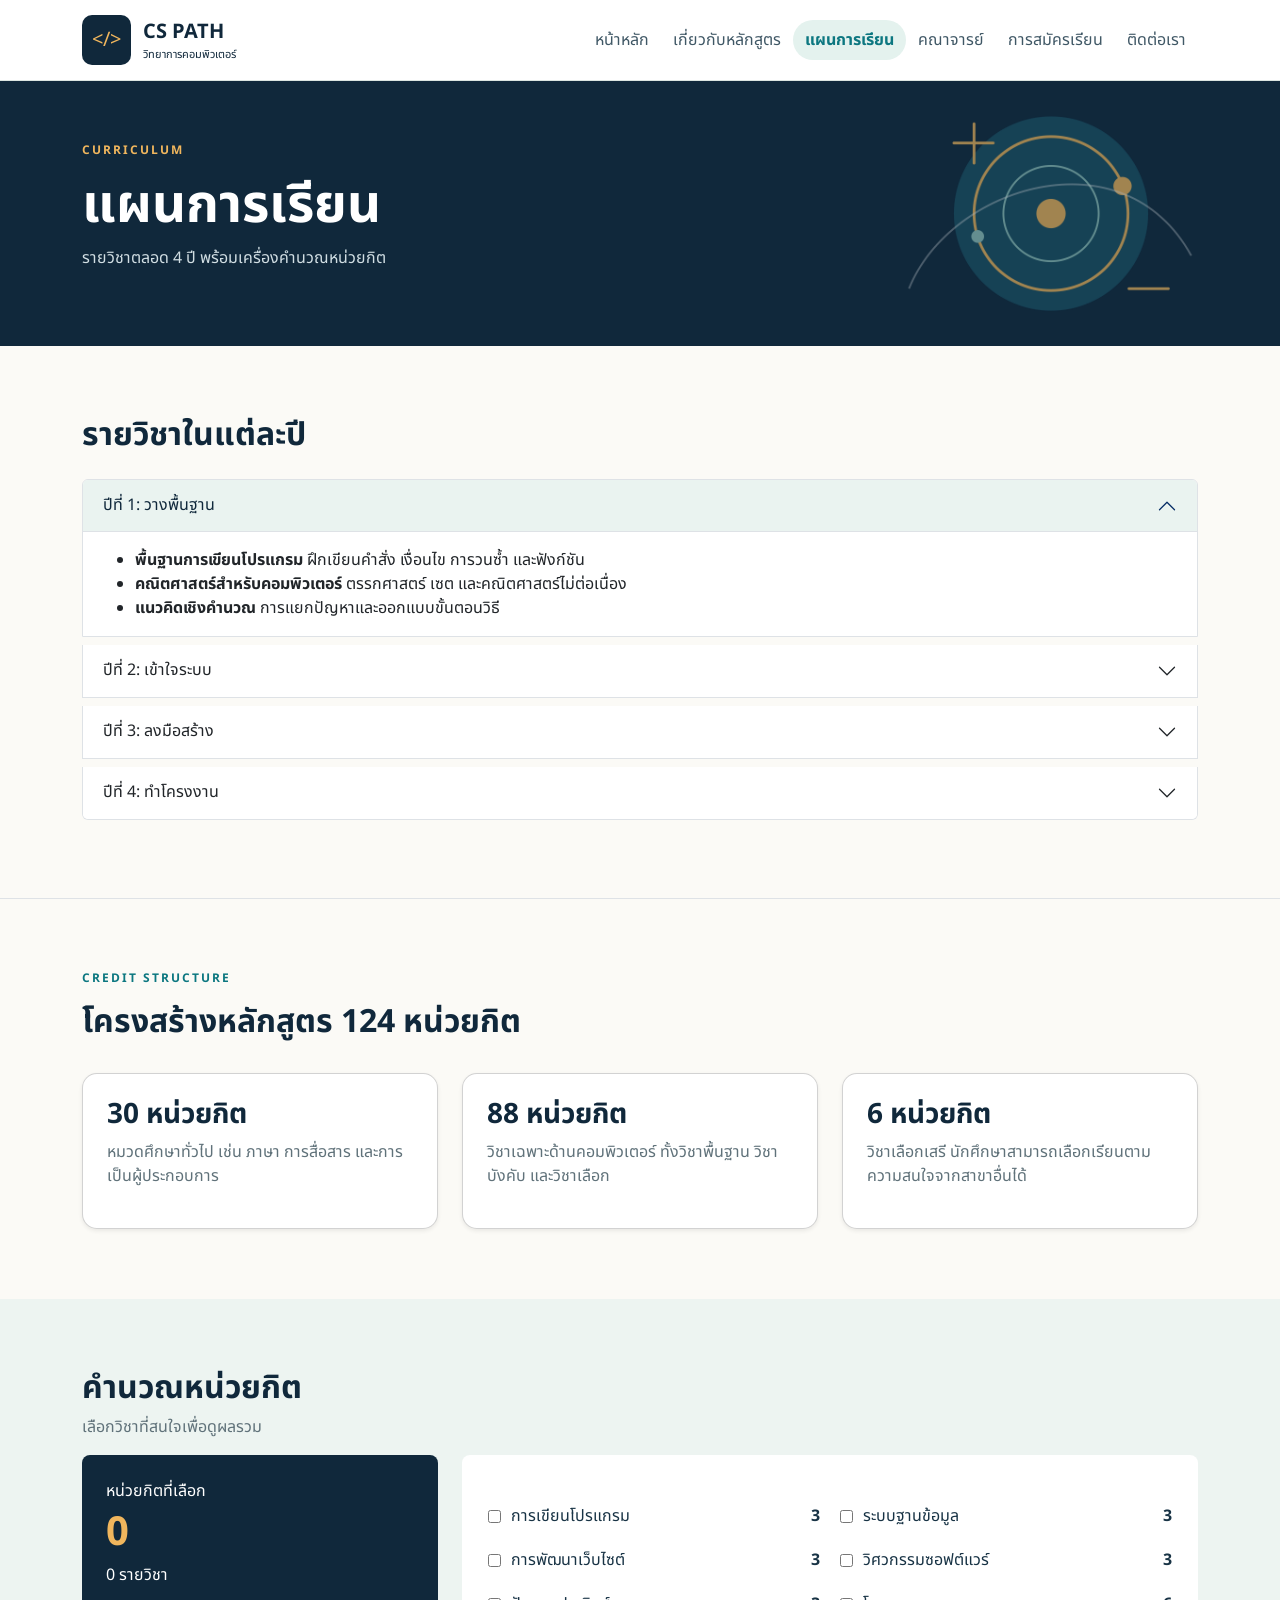
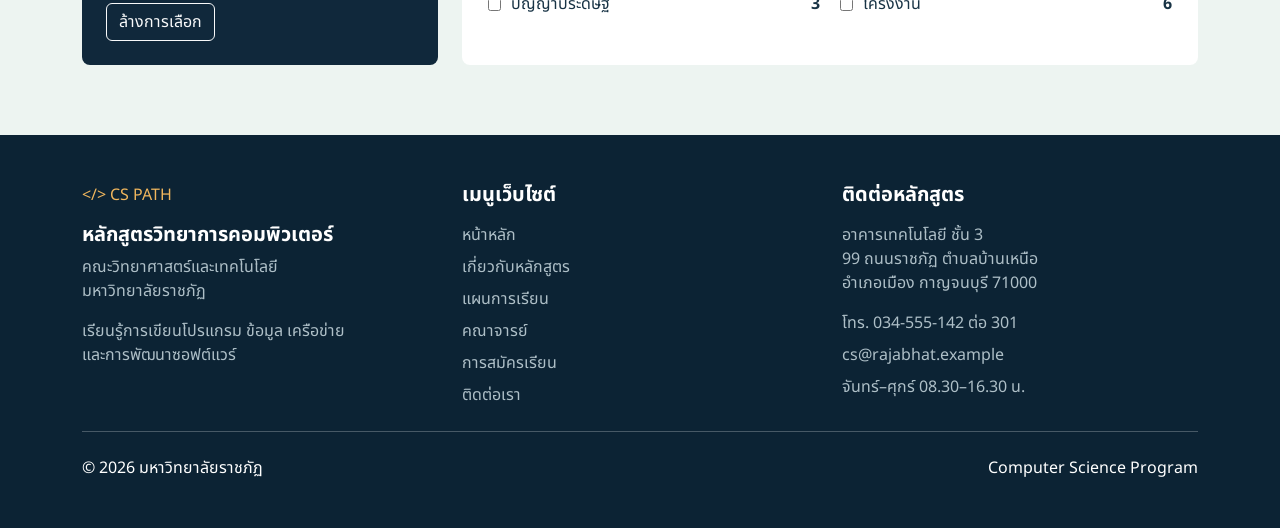
<file: curriculum.html>
<!doctype html>
<html lang="th">
<head>
  <meta charset="utf-8">
  <meta name="viewport" content="width=device-width, initial-scale=1">
  <title>แผนการเรียน | CS PATH</title>
  <link rel="icon" href="image/favicon.png">
  <link href="https://cdn.jsdelivr.net/npm/bootstrap@5.3.8/dist/css/bootstrap.min.css"
        rel="stylesheet">
  <link rel="stylesheet" href="assets/style.css">
</head>
<body>
<header class="header sticky-top">
  <nav class="navbar navbar-expand-lg bg-white">
    <div class="container">
      <a class="navbar-brand" href="index.html">
      <span class="logo">&lt;/&gt;</span>
      <span><strong class="d-block">CS PATH</strong><small class="d-block">วิทยาการคอมพิวเตอร์</small></span>
      </a>
      <button class="navbar-toggler" type="button" data-bs-toggle="collapse" data-bs-target="#menu" aria-controls="menu" aria-expanded="false" aria-label="เปิดเมนู">
        <span class="navbar-toggler-icon"></span>
      </button>
      <div class="collapse navbar-collapse" id="menu">
        <div class="navbar-nav ms-auto align-items-center">
            <a class="nav-link" href="index.html">หน้าหลัก</a>
            <a class="nav-link" href="about.html">เกี่ยวกับหลักสูตร</a>
            <a class="nav-link active" href="curriculum.html" aria-current="page">แผนการเรียน</a>
            <a class="nav-link" href="lecturers.html">คณาจารย์</a>
            <a class="nav-link" href="admission.html">การสมัครเรียน</a>
            <a class="nav-link" href="contact.html">ติดต่อเรา</a>
        </div>
      </div>
    </div>
  </nav>
</header>

<main>
<section class="page-header dark">
    <div class="container position-relative z-1">
        <p class="small-title">CURRICULUM</p>
        <h1 class="text-white">แผนการเรียน</h1>
        <p>รายวิชาตลอด 4 ปี พร้อมเครื่องคำนวณหน่วยกิต</p>
    </div>
    <img class="header-image" src="image/section-orbit.png" alt="">
</section>

<section class="section">
  <div class="container">
    <h2>รายวิชาในแต่ละปี</h2>
    <!-- Accordion: https://getbootstrap.com/docs/5.3/components/accordion/#example -->
    <div class="accordion mt-4" id="studyPlan">
      <article class="accordion-item mb-2">
        <h3 class="accordion-header">
          <button class="accordion-button" type="button" data-bs-toggle="collapse" data-bs-target="#year1" aria-expanded="true" aria-controls="year1">
            ปีที่ 1: วางพื้นฐาน
          </button>
        </h3>
        <div class="accordion-collapse collapse show" id="year1" data-bs-parent="#studyPlan">
         <div class="accordion-body">
          <ul class="mb-0">
           <li><strong>พื้นฐานการเขียนโปรแกรม</strong> ฝึกเขียนคำสั่ง เงื่อนไข การวนซ้ำ และฟังก์ชัน</li>
           <li><strong>คณิตศาสตร์สำหรับคอมพิวเตอร์</strong> ตรรกศาสตร์ เซต และคณิตศาสตร์ไม่ต่อเนื่อง</li>
           <li><strong>แนวคิดเชิงคำนวณ</strong> การแยกปัญหาและออกแบบขั้นตอนวิธี</li>
          </ul>
         </div>
        </div>
      </article>
      <article class="accordion-item mb-2">
        <h3 class="accordion-header">
          <button class="accordion-button collapsed" type="button" data-bs-toggle="collapse" data-bs-target="#year2" aria-expanded="false" aria-controls="year2">
            ปีที่ 2: เข้าใจระบบ
          </button>
        </h3>
        <div class="accordion-collapse collapse" id="year2" data-bs-parent="#studyPlan">
         <div class="accordion-body">
          <ul class="mb-0">
           <li><strong>โครงสร้างข้อมูลและอัลกอริทึม</strong> เลือกวิธีจัดเก็บและค้นหาข้อมูลให้เหมาะกับงาน</li>
           <li><strong>ระบบฐานข้อมูล</strong> ออกแบบตาราง เขียนคำสั่ง SQL และเชื่อมต่อกับโปรแกรม</li>
           <li><strong>การพัฒนาเว็บไซต์</strong> สร้างหน้าเว็บที่รองรับทั้งคอมพิวเตอร์และโทรศัพท์</li>
          </ul>
         </div>
        </div>
      </article>
      <article class="accordion-item mb-2">
        <h3 class="accordion-header">
          <button class="accordion-button collapsed" type="button" data-bs-toggle="collapse" data-bs-target="#year3" aria-expanded="false" aria-controls="year3">
            ปีที่ 3: ลงมือสร้าง
          </button>
        </h3>
        <div class="accordion-collapse collapse" id="year3" data-bs-parent="#studyPlan">
         <div class="accordion-body">
          <ul class="mb-0">
           <li><strong>วิศวกรรมซอฟต์แวร์</strong> เก็บความต้องการ ออกแบบ ทดสอบ และจัดการโครงการ</li>
           <li><strong>เครือข่ายคอมพิวเตอร์</strong> การสื่อสารข้อมูล อุปกรณ์เครือข่าย และความปลอดภัย</li>
           <li><strong>ปัญญาประดิษฐ์</strong> เรียนรู้แนวคิดการจำแนกข้อมูลและการสร้างแบบจำลอง</li>
          </ul>
         </div>
        </div>
      </article>
      <article class="accordion-item mb-2">
        <h3 class="accordion-header">
          <button class="accordion-button collapsed" type="button" data-bs-toggle="collapse" data-bs-target="#year4" aria-expanded="false" aria-controls="year4">
            ปีที่ 4: ทำโครงงาน
          </button>
        </h3>
        <div class="accordion-collapse collapse" id="year4" data-bs-parent="#studyPlan">
         <div class="accordion-body">
          <ul class="mb-0">
           <li><strong>โครงงานวิทยาการคอมพิวเตอร์</strong> พัฒนาผลงานตั้งแต่ข้อเสนอโครงการจนถึงนำเสนอ</li>
           <li><strong>สัมมนาทางคอมพิวเตอร์</strong> ศึกษาเทคโนโลยีใหม่และฝึกสรุปบทความ</li>
           <li><strong>เตรียมพร้อมสู่วิชาชีพ</strong> ทำเรซูเม่ แฟ้มผลงาน และฝึกสัมภาษณ์งาน</li>
          </ul>
         </div>
        </div>
      </article>
    </div>
  </div>
</section>

<section class="section border-top">
  <div class="container">
    <p class="small-title">CREDIT STRUCTURE</p>
    <h2>โครงสร้างหลักสูตร 124 หน่วยกิต</h2>
    <div class="row g-4 mt-2">
      <article class="col-md-4">
        <div class="card p-4 shadow-sm"><h3>30 หน่วยกิต</h3><p>หมวดศึกษาทั่วไป เช่น ภาษา การสื่อสาร และการเป็นผู้ประกอบการ</p></div>
      </article>
      <article class="col-md-4">
        <div class="card p-4 shadow-sm"><h3>88 หน่วยกิต</h3><p>วิชาเฉพาะด้านคอมพิวเตอร์ ทั้งวิชาพื้นฐาน วิชาบังคับ และวิชาเลือก</p></div>
      </article>
      <article class="col-md-4">
        <div class="card p-4 shadow-sm"><h3>6 หน่วยกิต</h3><p>วิชาเลือกเสรี นักศึกษาสามารถเลือกเรียนตามความสนใจจากสาขาอื่นได้</p></div>
      </article>
    </div>
  </div>
</section>

<section class="section light-bg">
  <div class="container">
    <h2>คำนวณหน่วยกิต</h2>
    <p>เลือกวิชาที่สนใจเพื่อดูผลรวม</p>

    <div class="row g-4">
      <article class="col-lg-4">
        <div class="credit-total dark p-4 rounded-3 h-100">
          <span class="d-block">หน่วยกิตที่เลือก</span>
          <strong id="creditCount">0</strong>
          <span class="d-block" id="courseCount">0 รายวิชา</span>
          <button class="btn btn-outline-light mt-3" id="resetCredits" type="button">ล้างการเลือก</button>
        </div>
      </article>
      <article class="col-lg-8">
        <div class="d-flex flex-wrap align-content-center p-3 rounded-3 bg-white h-100">
          <label class="course-item align-items-center"><input class="course-credit" name="course" type="checkbox" value="3"><span class="flex-grow-1">การเขียนโปรแกรม</span><b>3</b></label>
          <label class="course-item align-items-center"><input class="course-credit" name="course" type="checkbox" value="3"><span class="flex-grow-1">ระบบฐานข้อมูล</span><b>3</b></label>
          <label class="course-item align-items-center"><input class="course-credit" name="course" type="checkbox" value="3"><span class="flex-grow-1">การพัฒนาเว็บไซต์</span><b>3</b></label>
          <label class="course-item align-items-center"><input class="course-credit" name="course" type="checkbox" value="3"><span class="flex-grow-1">วิศวกรรมซอฟต์แวร์</span><b>3</b></label>
          <label class="course-item align-items-center"><input class="course-credit" name="course" type="checkbox" value="3"><span class="flex-grow-1">ปัญญาประดิษฐ์</span><b>3</b></label>
          <label class="course-item align-items-center"><input class="course-credit" name="course" type="checkbox" value="6"><span class="flex-grow-1">โครงงาน</span><b>6</b></label>
        </div>
      </article>
    </div>
  </div>
</section>
</main>

<!-- Footer: https://getbootstrap.com/docs/5.3/examples/footers/ -->
<footer class="footer dark py-5">
  <div class="container">
    <div class="row row-cols-1 row-cols-sm-2 row-cols-lg-3 g-4">
      <section class="col mb-3">
        <a class="footer-logo d-inline-flex align-items-center mb-3" href="index.html">&lt;/&gt; CS PATH</a>
        <h3 class="text-white fs-5">หลักสูตรวิทยาการคอมพิวเตอร์</h3>
        <p>คณะวิทยาศาสตร์และเทคโนโลยี<br>มหาวิทยาลัยราชภัฏ</p>
        <p class="mb-0">เรียนรู้การเขียนโปรแกรม ข้อมูล เครือข่าย<br>และการพัฒนาซอฟต์แวร์</p>
      </section>

      <nav class="col mb-3" aria-label="เมนูส่วนท้าย">
        <h3 class="text-white fs-5 mb-3">เมนูเว็บไซต์</h3>
        <ul class="nav flex-column">
          <li class="nav-item mb-2"><a class="nav-link p-0" href="index.html">หน้าหลัก</a></li>
          <li class="nav-item mb-2"><a class="nav-link p-0" href="about.html">เกี่ยวกับหลักสูตร</a></li>
          <li class="nav-item mb-2"><a class="nav-link p-0" href="curriculum.html">แผนการเรียน</a></li>
          <li class="nav-item mb-2"><a class="nav-link p-0" href="lecturers.html">คณาจารย์</a></li>
          <li class="nav-item mb-2"><a class="nav-link p-0" href="admission.html">การสมัครเรียน</a></li>
          <li class="nav-item mb-2"><a class="nav-link p-0" href="contact.html">ติดต่อเรา</a></li>
        </ul>
      </nav>

      <section class="col mb-3">
        <h3 class="text-white fs-5 mb-3">ติดต่อหลักสูตร</h3>
        <p>อาคารเทคโนโลยี ชั้น 3<br>99 ถนนราชภัฏ ตำบลบ้านเหนือ<br>อำเภอเมือง กาญจนบุรี 71000</p>
        <a class="d-block mb-2" href="tel:034555142">โทร. 034-555-142 ต่อ 301</a>
        <a class="d-block mb-2" href="mailto:cs@rajabhat.example">cs@rajabhat.example</a>
        <p class="mt-2 mb-0">จันทร์–ศุกร์ 08.30–16.30 น.</p>
      </section>
    </div>

    <div class="d-flex flex-column flex-sm-row justify-content-between gap-2 pt-4 border-top border-light border-opacity-25">
      <span>© 2026 มหาวิทยาลัยราชภัฏ</span>
      <span>Computer Science Program</span>
    </div>
  </div>
</footer>

<script src="https://cdn.jsdelivr.net/npm/bootstrap@5.3.8/dist/js/bootstrap.bundle.min.js"></script>
<script src="assets/app.js"></script>
</body>
</html>
</file>
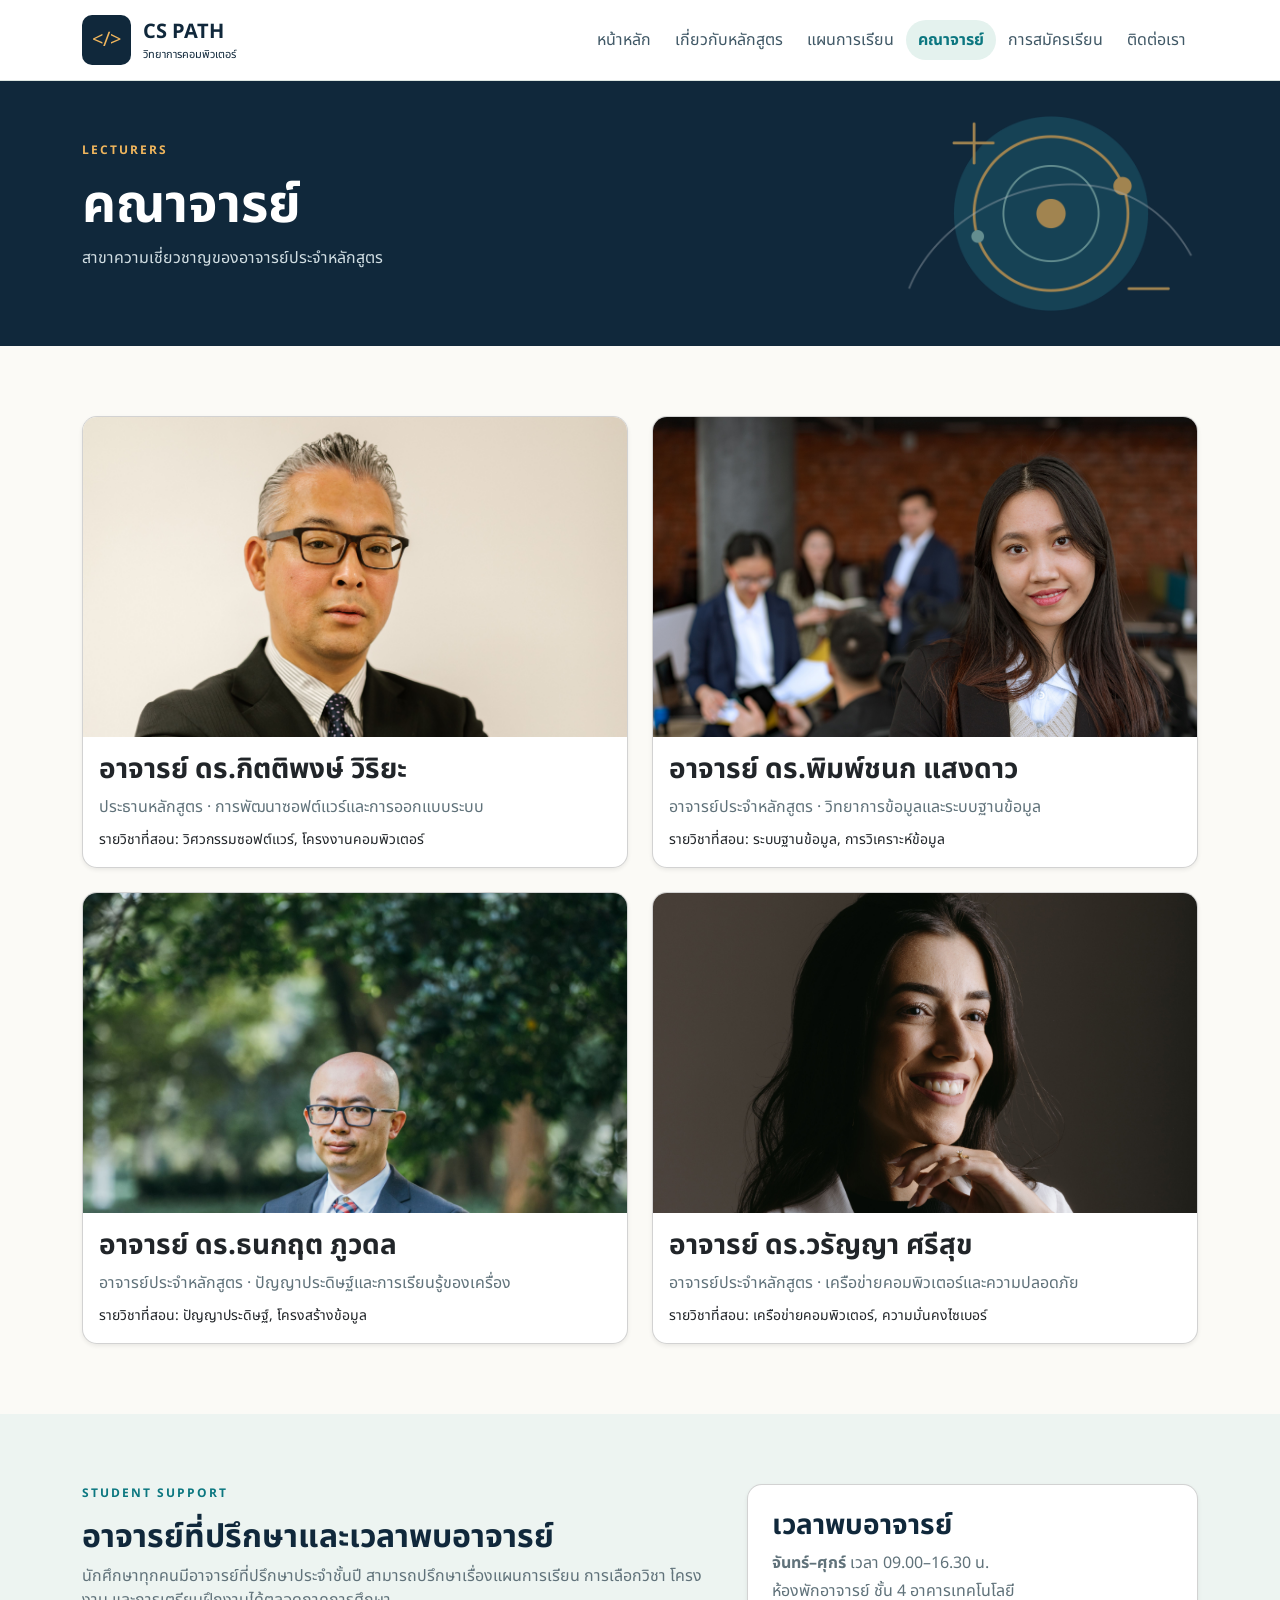
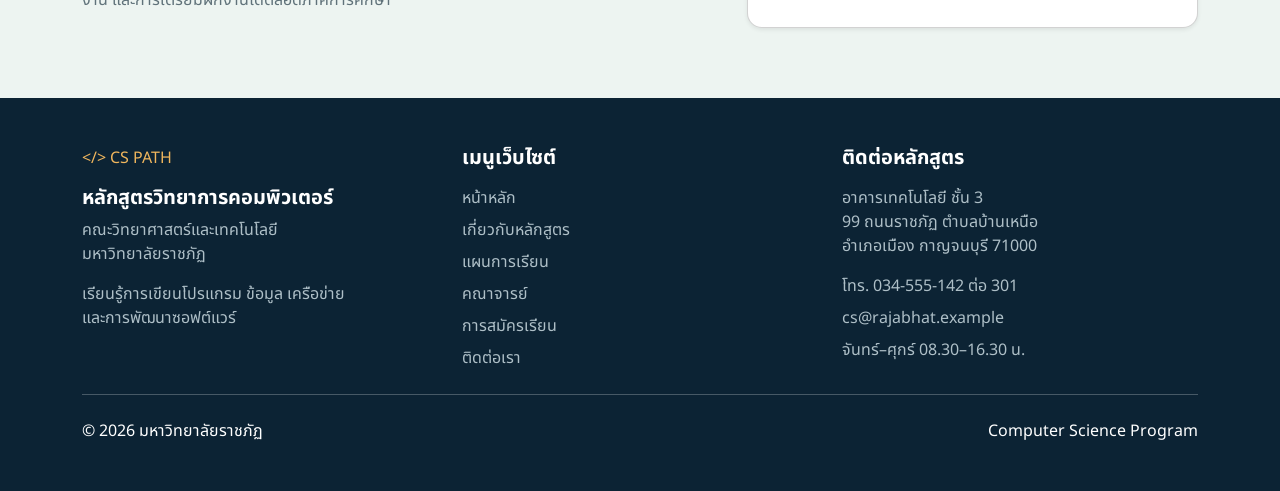
<file: lecturers.html>
<!doctype html>
<html lang="th">
<head>
    <meta charset="utf-8">
    <meta name="viewport" content="width=device-width, initial-scale=1">
    <title>คณาจารย์ | CS PATH</title>
    <link rel="icon" href="image/favicon.png">
    <link href="https://cdn.jsdelivr.net/npm/bootstrap@5.3.8/dist/css/bootstrap.min.css"
        rel="stylesheet">
    <link rel="stylesheet" href="assets/style.css">
</head>
<body>
<header class="header sticky-top">
    <nav class="navbar navbar-expand-lg bg-white">
      <div class="container">
        <a class="navbar-brand" href="index.html">
        <span class="logo">&lt;/&gt;</span>
        <span><strong class="d-block">CS PATH</strong><small class="d-block">วิทยาการคอมพิวเตอร์</small></span>
        </a>
        <button class="navbar-toggler" type="button" data-bs-toggle="collapse" data-bs-target="#menu" aria-controls="menu" aria-expanded="false" aria-label="เปิดเมนู">
          <span class="navbar-toggler-icon"></span>
        </button>
        <div class="collapse navbar-collapse" id="menu">
          <div class="navbar-nav ms-auto align-items-center">
              <a class="nav-link" href="index.html">หน้าหลัก</a>
              <a class="nav-link" href="about.html">เกี่ยวกับหลักสูตร</a>
              <a class="nav-link" href="curriculum.html">แผนการเรียน</a>
              <a class="nav-link active" href="lecturers.html" aria-current="page">คณาจารย์</a>
              <a class="nav-link" href="admission.html">การสมัครเรียน</a>
              <a class="nav-link" href="contact.html">ติดต่อเรา</a>
          </div>
        </div>
      </div>
    </nav>
</header>

<main>
<section class="page-header dark">
  <div class="container position-relative z-1">
    <p class="small-title">LECTURERS</p>
    <h1 class="text-white">คณาจารย์</h1>
    <p>สาขาความเชี่ยวชาญของอาจารย์ประจำหลักสูตร</p>
  </div>
  <img class="header-image" src="image/section-orbit.png" alt="">
</section>

<section class="section">
    <div class="container">
        <!-- การ์ดอาจารย์ -->
        <div class="row g-4">
            <article class="col-md-6">
              <div class="card h-100 overflow-hidden shadow-sm">
                <img class="card-img-top teacher-photo" src="image/teacher-1.jpg" alt="รูปบุคคลประกอบโปรไฟล์อาจารย์ด้านซอฟต์แวร์" loading="lazy">
                <div class="card-body">
                  <h3 class="card-title">อาจารย์ ดร.กิตติพงษ์ วิริยะ</h3>
                  <p class="card-text mb-2">ประธานหลักสูตร · การพัฒนาซอฟต์แวร์และการออกแบบระบบ</p>
                  <small>รายวิชาที่สอน: วิศวกรรมซอฟต์แวร์, โครงงานคอมพิวเตอร์</small>
                </div>
              </div>
            </article>
            <article class="col-md-6">
              <div class="card h-100 overflow-hidden shadow-sm">
                <img class="card-img-top teacher-photo" src="image/teacher-2.jpg" alt="รูปบุคคลประกอบโปรไฟล์อาจารย์ด้านฐานข้อมูล" loading="lazy">
                <div class="card-body">
                  <h3 class="card-title">อาจารย์ ดร.พิมพ์ชนก แสงดาว</h3>
                  <p class="card-text mb-2">อาจารย์ประจำหลักสูตร · วิทยาการข้อมูลและระบบฐานข้อมูล</p>
                  <small>รายวิชาที่สอน: ระบบฐานข้อมูล, การวิเคราะห์ข้อมูล</small>
                </div>
              </div>
            </article>
            <article class="col-md-6">
              <div class="card h-100 overflow-hidden shadow-sm">
                <img class="card-img-top teacher-photo" src="image/teacher-3.jpg" alt="รูปบุคคลประกอบโปรไฟล์อาจารย์ด้านปัญญาประดิษฐ์" loading="lazy">
                <div class="card-body">
                  <h3 class="card-title">อาจารย์ ดร.ธนกฤต ภูวดล</h3>
                  <p class="card-text mb-2">อาจารย์ประจำหลักสูตร · ปัญญาประดิษฐ์และการเรียนรู้ของเครื่อง</p>
                  <small>รายวิชาที่สอน: ปัญญาประดิษฐ์, โครงสร้างข้อมูล</small>
                </div>
              </div>
            </article>
            <article class="col-md-6">
              <div class="card h-100 overflow-hidden shadow-sm">
                <img class="card-img-top teacher-photo" src="image/teacher-4.jpg" alt="รูปบุคคลประกอบโปรไฟล์อาจารย์ด้านเครือข่าย" loading="lazy">
                <div class="card-body">
                  <h3 class="card-title">อาจารย์ ดร.วรัญญา ศรีสุข</h3>
                  <p class="card-text mb-2">อาจารย์ประจำหลักสูตร · เครือข่ายคอมพิวเตอร์และความปลอดภัย</p>
                  <small>รายวิชาที่สอน: เครือข่ายคอมพิวเตอร์, ความมั่นคงไซเบอร์</small>
                </div>
              </div>
            </article>
        </div>
    </div>
</section>

<section class="section light-bg">
 <div class="container">
  <div class="row g-4 align-items-center">
   <article class="col-lg-7">
    <p class="small-title">STUDENT SUPPORT</p>
    <h2>อาจารย์ที่ปรึกษาและเวลาพบอาจารย์</h2>
    <p>นักศึกษาทุกคนมีอาจารย์ที่ปรึกษาประจำชั้นปี สามารถปรึกษาเรื่องแผนการเรียน
     การเลือกวิชา โครงงาน และการเตรียมฝึกงานได้ตลอดภาคการศึกษา</p>
   </article>
   <aside class="col-lg-5">
    <div class="card p-4 shadow-sm">
     <h3>เวลาพบอาจารย์</h3>
     <p class="mb-1"><strong>จันทร์–ศุกร์</strong> เวลา 09.00–16.30 น.</p>
     <p class="mb-0">ห้องพักอาจารย์ ชั้น 4 อาคารเทคโนโลยี</p>
    </div>
   </aside>
  </div>
 </div>
</section>
</main>

<!-- Footer: https://getbootstrap.com/docs/5.3/examples/footers/ -->
<footer class="footer dark py-5">
  <div class="container">
    <div class="row row-cols-1 row-cols-sm-2 row-cols-lg-3 g-4">
      <section class="col mb-3">
        <a class="footer-logo d-inline-flex align-items-center mb-3" href="index.html">&lt;/&gt; CS PATH</a>
        <h3 class="text-white fs-5">หลักสูตรวิทยาการคอมพิวเตอร์</h3>
        <p>คณะวิทยาศาสตร์และเทคโนโลยี<br>มหาวิทยาลัยราชภัฏ</p>
        <p class="mb-0">เรียนรู้การเขียนโปรแกรม ข้อมูล เครือข่าย<br>และการพัฒนาซอฟต์แวร์</p>
      </section>

      <nav class="col mb-3" aria-label="เมนูส่วนท้าย">
        <h3 class="text-white fs-5 mb-3">เมนูเว็บไซต์</h3>
        <ul class="nav flex-column">
          <li class="nav-item mb-2"><a class="nav-link p-0" href="index.html">หน้าหลัก</a></li>
          <li class="nav-item mb-2"><a class="nav-link p-0" href="about.html">เกี่ยวกับหลักสูตร</a></li>
          <li class="nav-item mb-2"><a class="nav-link p-0" href="curriculum.html">แผนการเรียน</a></li>
          <li class="nav-item mb-2"><a class="nav-link p-0" href="lecturers.html">คณาจารย์</a></li>
          <li class="nav-item mb-2"><a class="nav-link p-0" href="admission.html">การสมัครเรียน</a></li>
          <li class="nav-item mb-2"><a class="nav-link p-0" href="contact.html">ติดต่อเรา</a></li>
        </ul>
      </nav>

      <section class="col mb-3">
        <h3 class="text-white fs-5 mb-3">ติดต่อหลักสูตร</h3>
        <p>อาคารเทคโนโลยี ชั้น 3<br>99 ถนนราชภัฏ ตำบลบ้านเหนือ<br>อำเภอเมือง กาญจนบุรี 71000</p>
        <a class="d-block mb-2" href="tel:034555142">โทร. 034-555-142 ต่อ 301</a>
        <a class="d-block mb-2" href="mailto:cs@rajabhat.example">cs@rajabhat.example</a>
        <p class="mt-2 mb-0">จันทร์–ศุกร์ 08.30–16.30 น.</p>
      </section>
    </div>

    <div class="d-flex flex-column flex-sm-row justify-content-between gap-2 pt-4 border-top border-light border-opacity-25">
      <span>© 2026 มหาวิทยาลัยราชภัฏ</span>
      <span>Computer Science Program</span>
    </div>
  </div>
</footer>

<script src="https://cdn.jsdelivr.net/npm/bootstrap@5.3.8/dist/js/bootstrap.bundle.min.js"></script>
<script src="assets/app.js"></script>
</body>
</html>
</file>
<file: assets/style.css>
@import url("https://fonts.googleapis.com/css2?family=Noto+Sans+Thai:wght@400;600;700&display=swap");

body{
    font-family: "Noto Sans Thai", Tahoma, sans-serif;
    color: #183345;
    background-color: #fbfaf6;
}

h1, h2, h3{
    color: #10283b;
    font-weight: 700;
}

p{
    color: #60727a;
}

a{
    text-decoration: none;
}


.header{
    background-color: white;
    border-bottom: 1px solid #dce5e1;
}

.navbar{
    min-height: 80px;
}

.navbar-brand{
    display: flex;
    align-items: center;
    gap: 12px;
    color: #10283b;
}

.navbar-brand small{
    font-size: 11px;
}

.logo{
    padding: 10px;
    border-radius: 10px;
    background-color: #10283b;
    color: #f0b65d;
}

.header .nav-link{
    padding: 8px 12px !important;
    border-radius: 20px;
    color: #405866;
}

.header .nav-link:hover{
    color: #0c7780;
}

.header .nav-link.active{
    color: #0c7780 !important;
    background-color: #e4f2ee;
    font-weight: 700;
}


.dark{
    background-color: #10283b;
    color: white;
}

.dark p{
    color: #d1dee3;
}

.dark .small-title{
  color: #f0b65d;
}

/* หน้าหลัก */
.hero{
  padding: 75px 0;
}

.hero h1{
  font-size: 4rem;
}

.hero h1 span{
  display: block;
  color: #f0b65d;
}

.small-title{
    color: #0c7780;
    font-size: 12px;
    font-weight: 700;
    letter-spacing: 2px;
}

.btn-main{
  color: #10283b;
  background-color: #f0b65d;
  border-color: #f0b65d;
}

.btn-main:hover, .btn-main:focus-visible, .btn-main:active{
  color: #10283b;
  background-color: #ffd184;
  border-color: #ffd184;
}


.section{
  padding: 70px 0;
}

.light-bg{
  background-color: #edf4f1;
}

.card{
  border-radius: 15px;
}

.apply-banner{
  padding: 45px 0;
  background-color: #17394e;
}


.page-header{
    position: relative;
    overflow: hidden;
    padding: 60px 0;
}

.page-header h1{
    font-size: 3.3rem;
}

.header-image{
    position: absolute;
    top: 0;
    right: 5%;
    width: 330px;
    height: 100%;
    object-fit: contain;
    opacity: 0.65;
}


.accordion-button:not(.collapsed){
    color: #10283b;
    background-color: #eaf3f0;
}

.credit-total strong{
    color: #f0b65d;
    font-size: 40px;
}

.course-item{
    display: flex;
    width: 50%;
    gap: 10px;
    padding: 10px;
}


.card-img-top{
    height: 200px;
    object-fit: cover;
}

.teacher-photo{
    height: 320px;
    object-position: center 20%;
}

.step > span{
    display: flex;
    justify-content: center;
    align-items: center;
    width: 42px;
    height: 42px;
    flex-shrink: 0;
    border-radius: 50%;
    background-color: #10283b;
    color: #f0b65d;
}


.footer{
  background-color: #0c2334;
  color: white;
}

.footer .footer-logo{
    color: #f0b65d;
}

.footer p{
  color: #aebfc7;
}

.footer a{
  color: #aebfc7;
}

.footer a:hover{
    color: #f0b65d;
}

/* มือถือ */
@media (max-width: 767px){
    .hero h1{
        font-size: 2.7rem;
    }

    .section{
        padding: 50px 0;
    }

    .page-header h1{
        font-size: 2.4rem;
    }

    .header-image{
        opacity: 0.2;
    }

    .course-item{
        width: 100%;
    }

}
</file>
